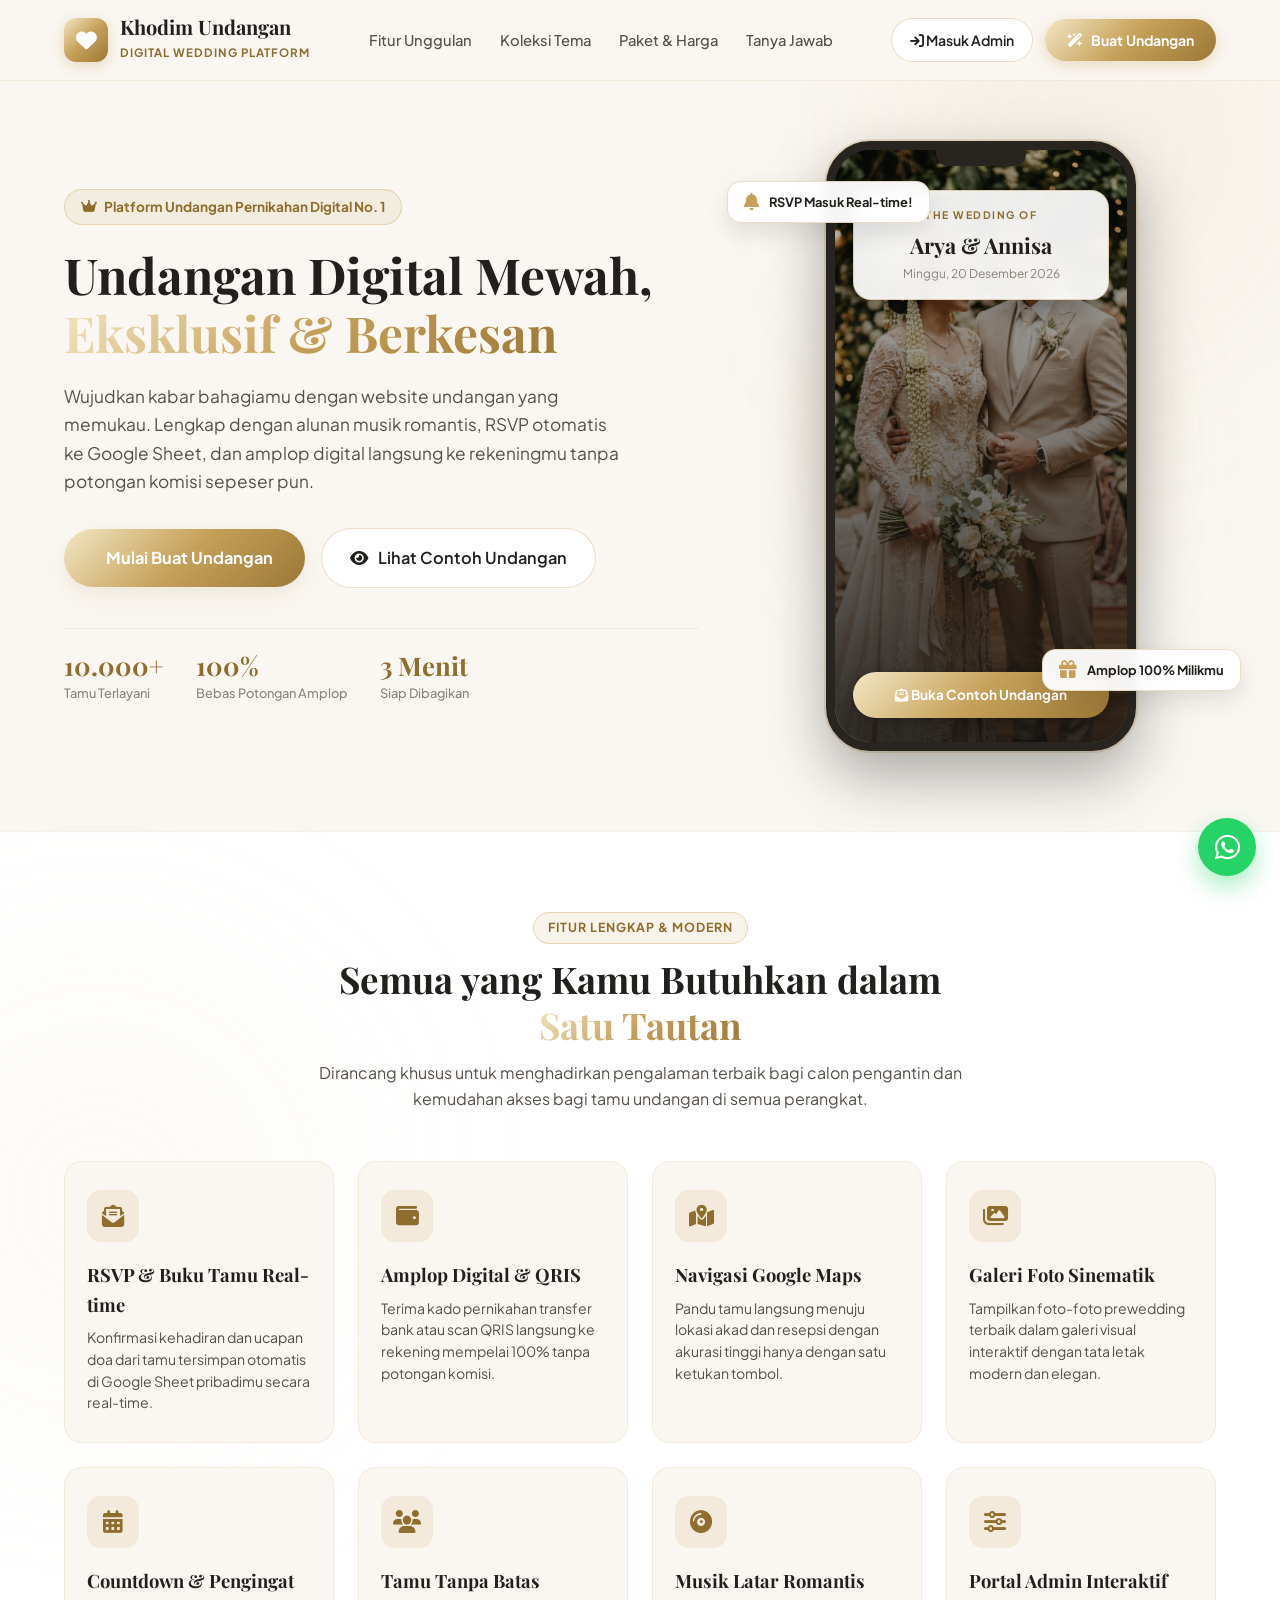
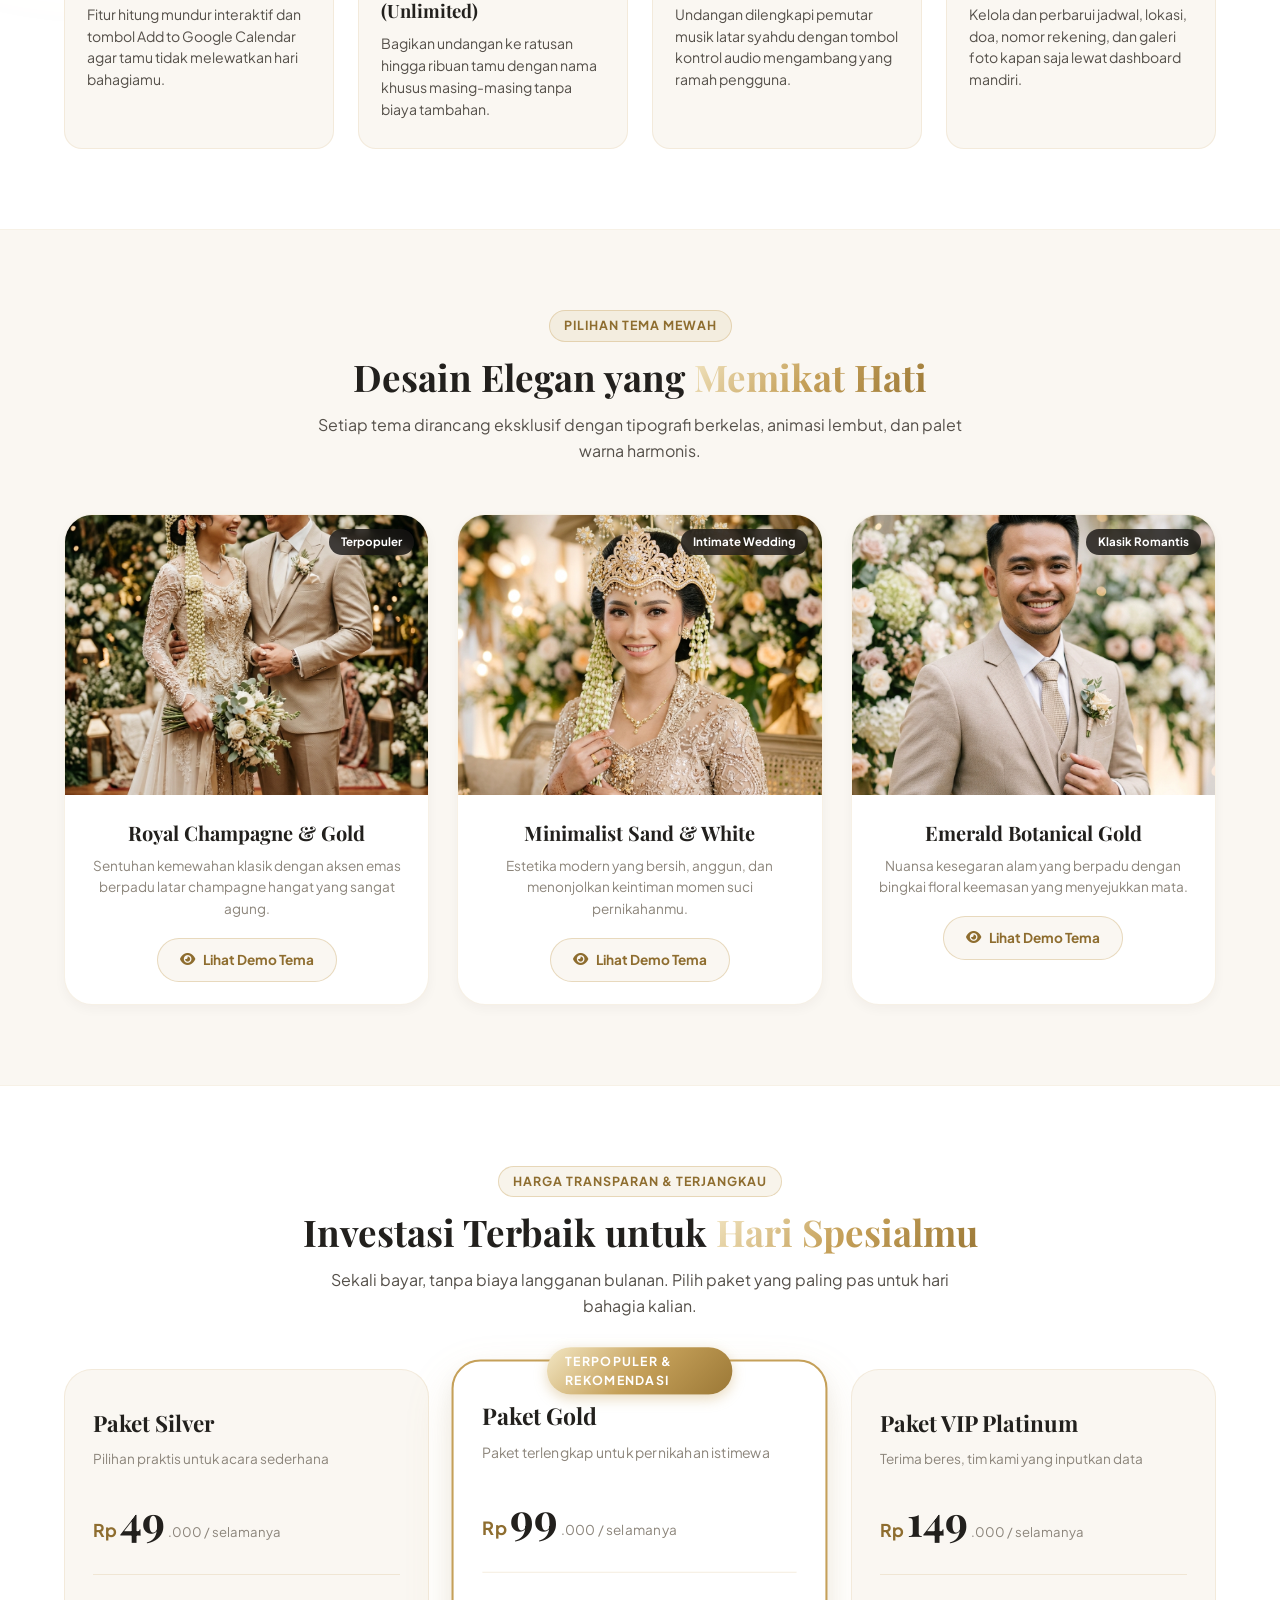
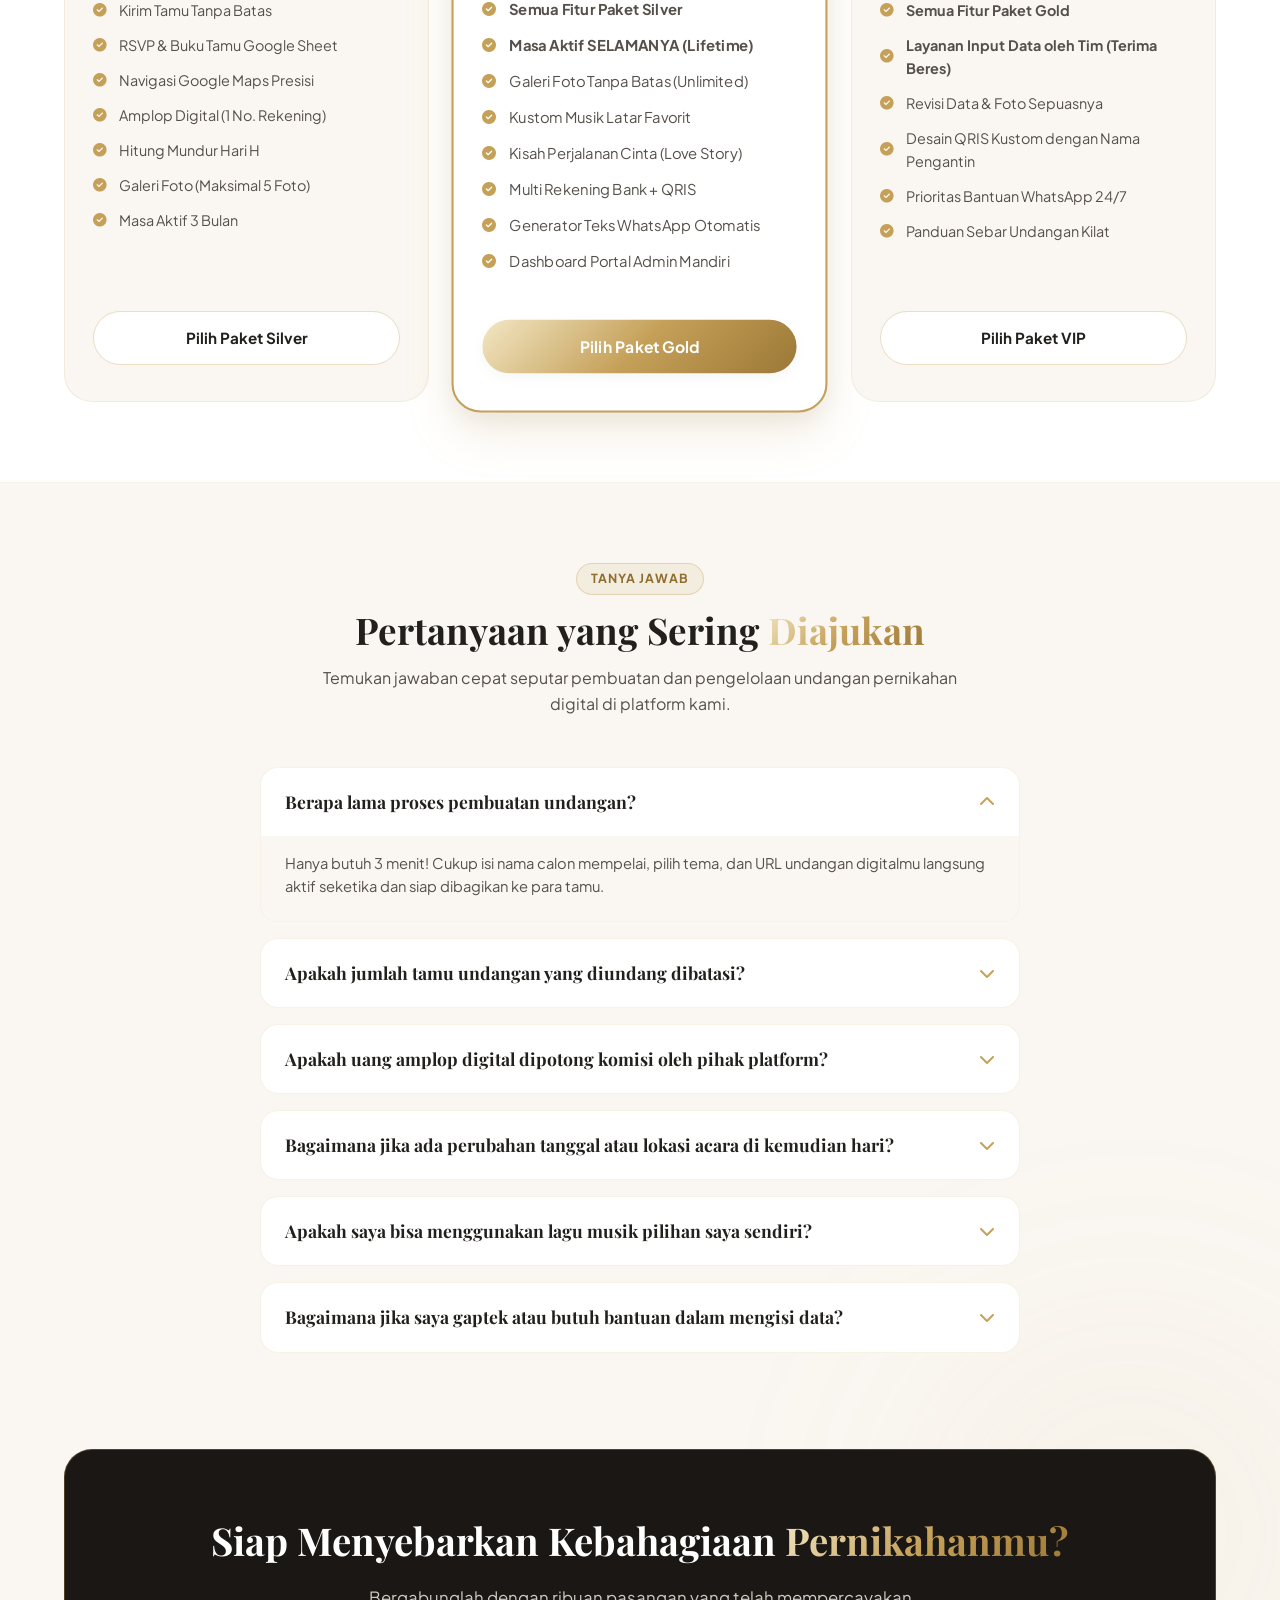
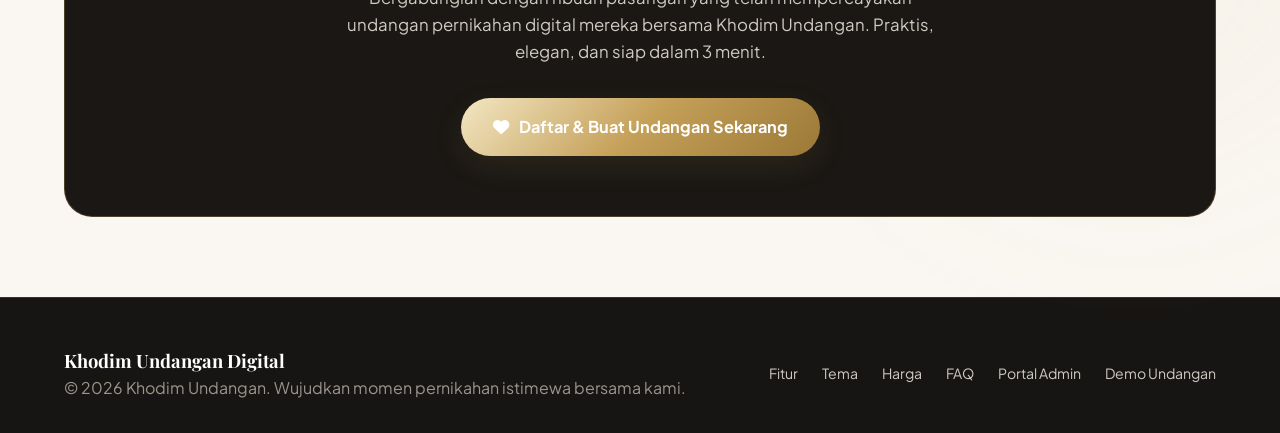
<file: index.html>
<!DOCTYPE html>
<html lang="id">
<head>
  <meta charset="UTF-8">
  <meta name="viewport" content="width=device-width, initial-scale=1.0">

  <!-- Smart Router: Jika ada parameter undangan (?u= atau ?to=), langsung alihkan ke undangan.html tanpa flicker -->
  <script>
    (function() {
      var p = new URLSearchParams(window.location.search);
      if (p.has('u') || p.has('to')) {
        window.location.replace('undangan.html' + window.location.search + window.location.hash);
      }
    })();
  </script>

  <!-- SEO & Social Media Meta Tags -->
  <title>Khodim Undangan - Platform Undangan Pernikahan Digital Mewah & Elegan</title>
  <meta name="description" content="Platform pembuatan website undangan pernikahan digital mewah berbasis Google Workspace. Dilengkapi RSVP Google Sheet real-time, amplop digital tanpa potongan, musik romantis, dan galeri sinematik.">
  <meta name="keywords" content="undangan digital, wedding invitation digital, undangan pernikahan online, khodim undangan, website pernikahan, rsvp google sheet">
  <meta name="author" content="Khodim Digital">
  <link rel="canonical" href="https://undangan.khodim.com/">

  <!-- Progressive Web App (PWA) Meta & Icons -->
  <link rel="manifest" href="manifest.json">
  <meta name="theme-color" content="#C5A059">
  <link rel="icon" type="image/svg+xml" href="assets/images/pwa-icon.svg">
  <link rel="apple-touch-icon" href="assets/images/pwa-icon.svg">

  <!-- Open Graph / Social Media Preview -->
  <meta property="og:type" content="website">
  <meta property="og:title" content="Khodim Undangan - Platform Undangan Pernikahan Digital Mewah">
  <meta property="og:description" content="Bagikan momen bahagiamu dengan undangan pernikahan digital elegan. Bebas komisi, RSVP otomatis, dan siap dalam hitungan menit.">
  <meta property="og:image" content="assets/images/couple_hero.jpg">
  <meta property="og:url" content="https://undangan.khodim.com/">

  <!-- Google Fonts -->
  <link rel="preconnect" href="https://fonts.googleapis.com">
  <link rel="preconnect" href="https://fonts.gstatic.com" crossorigin>
  <link href="https://fonts.googleapis.com/css2?family=Great+Vibes&family=Playfair+Display:ital,wght@0,400;0,600;0,700;1,400&family=Plus+Jakarta+Sans:wght@300;400;500;600;700&display=swap" rel="stylesheet">

  <!-- Font Awesome 6 Icons -->
  <link rel="stylesheet" href="https://cdnjs.cloudflare.com/ajax/libs/font-awesome/6.4.0/css/all.min.css">

  <!-- Custom Stylesheet -->
  <link rel="stylesheet" href="css/landing.css">
</head>
<body>

  <!-- Background Ambient Glows -->
  <div class="landing-ambient-glow glow-top-right"></div>
  <div class="landing-ambient-glow glow-mid-left"></div>
  <div class="landing-ambient-glow glow-bottom-right"></div>

  <!-- ====================================================================
       1. STICKY NAVBAR
       ==================================================================== -->
  <header class="landing-header">
    <div class="container">
      <nav class="landing-nav">
        <a href="index.html" class="brand-link">
          <div class="brand-logo-badge">
            <i class="fa-solid fa-heart"></i>
          </div>
          <div class="brand-info">
            <h1>Khodim Undangan</h1>
            <span>DIGITAL WEDDING PLATFORM</span>
          </div>
        </a>

        <ul class="nav-links">
          <li><a href="#fitur">Fitur Unggulan</a></li>
          <li><a href="#tema">Koleksi Tema</a></li>
          <li><a href="#harga">Paket & Harga</a></li>
          <li><a href="#faq">Tanya Jawab</a></li>
        </ul>

        <div class="nav-action-buttons">
          <a href="admin.html" class="btn-nav-admin" title="Masuk ke Portal Pengelolaan Undangan">
            <i class="fa-solid fa-arrow-right-to-bracket"></i> <span class="nav-btn-text">Masuk Admin</span>
          </a>
          <a href="daftar.html" class="btn-nav-cta">
            <i class="fa-solid fa-wand-magic-sparkles"></i> <span>Buat Undangan</span>
          </a>
        </div>
      </nav>
    </div>
  </header>

  <!-- ====================================================================
       2. HERO SECTION
       ==================================================================== -->
  <section class="hero-section" id="hero">
    <div class="container">
      <div class="hero-grid">
        <!-- Hero Text & CTA -->
        <div class="hero-text-content">
          <div class="hero-badge-pill">
            <i class="fa-solid fa-crown"></i> Platform Undangan Pernikahan Digital No. 1
          </div>
          <h1 class="hero-title">
            Undangan Digital Mewah, <span>Eksklusif & Berkesan</span>
          </h1>
          <p class="hero-description">
            Wujudkan kabar bahagiamu dengan website undangan yang memukau. Lengkap dengan alunan musik romantis, RSVP otomatis ke Google Sheet, dan amplop digital langsung ke rekeningmu tanpa potongan komisi sepeser pun.
          </p>

          <div class="hero-cta-group">
            <a href="daftar.html" class="btn-hero-primary">
              <i class="fa-solid fa-sparkles"></i> Mulai Buat Undangan
            </a>
            <a href="undangan.html?to=Tamu+Undangan" target="_blank" class="btn-hero-secondary">
              <i class="fa-solid fa-eye"></i> Lihat Contoh Undangan
            </a>
          </div>

          <div class="hero-stats">
            <div class="stat-item">
              <h3>10.000+</h3>
              <p>Tamu Terlayani</p>
            </div>
            <div class="stat-item">
              <h3>100%</h3>
              <p>Bebas Potongan Amplop</p>
            </div>
            <div class="stat-item">
              <h3>3 Menit</h3>
              <p>Siap Dibagikan</p>
            </div>
          </div>
        </div>

        <!-- 3D Phone Mockup Showcase -->
        <div class="hero-mockup-wrapper">
          <div class="mockup-glow"></div>

          <!-- Floating Badges -->
          <div class="floating-badge badge-top-left">
            <i class="fa-solid fa-bell"></i>
            <span>RSVP Masuk Real-time!</span>
          </div>
          <div class="floating-badge badge-bottom-right">
            <i class="fa-solid fa-gift"></i>
            <span>Amplop 100% Milikmu</span>
          </div>

          <div class="phone-mockup">
            <div class="phone-notch-bar"></div>
            <div class="phone-screen-content">
              <div class="phone-screen-overlay"></div>
              
              <div class="screen-card-box">
                <div class="tag">The Wedding of</div>
                <div class="names">Arya & Annisa</div>
                <div class="date">Minggu, 20 Desember 2026</div>
              </div>

              <div class="screen-demo-cta">
                <a href="undangan.html?to=Tamu+Undangan" target="_blank" class="btn-screen-demo">
                  <i class="fa-solid fa-envelope-open-text"></i> Buka Contoh Undangan
                </a>
              </div>
            </div>
          </div>
        </div>
      </div>
    </div>
  </section>

  <!-- ====================================================================
       3. FEATURES SHOWCASE
       ==================================================================== -->
  <section class="features-section" id="fitur">
    <div class="container">
      <div class="section-header">
        <span class="section-pill">FITUR LENGKAP & MODERN</span>
        <h2 class="section-title">Semua yang Kamu Butuhkan dalam <span>Satu Tautan</span></h2>
        <p class="section-subtitle">Dirancang khusus untuk menghadirkan pengalaman terbaik bagi calon pengantin dan kemudahan akses bagi tamu undangan di semua perangkat.</p>
      </div>

      <div class="features-grid">
        <!-- Fitur 1 -->
        <div class="feature-card">
          <div class="feature-icon-box">
            <i class="fa-solid fa-envelope-open-text"></i>
          </div>
          <h3>RSVP & Buku Tamu Real-time</h3>
          <p>Konfirmasi kehadiran dan ucapan doa dari tamu tersimpan otomatis di Google Sheet pribadimu secara real-time.</p>
        </div>

        <!-- Fitur 2 -->
        <div class="feature-card">
          <div class="feature-icon-box">
            <i class="fa-solid fa-wallet"></i>
          </div>
          <h3>Amplop Digital & QRIS</h3>
          <p>Terima kado pernikahan transfer bank atau scan QRIS langsung ke rekening mempelai 100% tanpa potongan komisi.</p>
        </div>

        <!-- Fitur 3 -->
        <div class="feature-card">
          <div class="feature-icon-box">
            <i class="fa-solid fa-map-location-dot"></i>
          </div>
          <h3>Navigasi Google Maps</h3>
          <p>Pandu tamu langsung menuju lokasi akad dan resepsi dengan akurasi tinggi hanya dengan satu ketukan tombol.</p>
        </div>

        <!-- Fitur 4 -->
        <div class="feature-card">
          <div class="feature-icon-box">
            <i class="fa-solid fa-images"></i>
          </div>
          <h3>Galeri Foto Sinematik</h3>
          <p>Tampilkan foto-foto prewedding terbaik dalam galeri visual interaktif dengan tata letak modern dan elegan.</p>
        </div>

        <!-- Fitur 5 -->
        <div class="feature-card">
          <div class="feature-icon-box">
            <i class="fa-solid fa-calendar-days"></i>
          </div>
          <h3>Countdown & Pengingat</h3>
          <p>Fitur hitung mundur interaktif dan tombol Add to Google Calendar agar tamu tidak melewatkan hari bahagiamu.</p>
        </div>

        <!-- Fitur 6 -->
        <div class="feature-card">
          <div class="feature-icon-box">
            <i class="fa-solid fa-users"></i>
          </div>
          <h3>Tamu Tanpa Batas (Unlimited)</h3>
          <p>Bagikan undangan ke ratusan hingga ribuan tamu dengan nama khusus masing-masing tanpa biaya tambahan.</p>
        </div>

        <!-- Fitur 7 -->
        <div class="feature-card">
          <div class="feature-icon-box">
            <i class="fa-solid fa-compact-disc"></i>
          </div>
          <h3>Musik Latar Romantis</h3>
          <p>Undangan dilengkapi pemutar musik latar syahdu dengan tombol kontrol audio mengambang yang ramah pengguna.</p>
        </div>

        <!-- Fitur 8 -->
        <div class="feature-card">
          <div class="feature-icon-box">
            <i class="fa-solid fa-sliders"></i>
          </div>
          <h3>Portal Admin Interaktif</h3>
          <p>Kelola dan perbarui jadwal, lokasi, doa, nomor rekening, dan galeri foto kapan saja lewat dashboard mandiri.</p>
        </div>
      </div>
    </div>
  </section>

  <!-- ====================================================================
       4. THEMES CATALOG SHOWCASE
       ==================================================================== -->
  <section class="themes-section" id="tema">
    <div class="container">
      <div class="section-header">
        <span class="section-pill">PILIHAN TEMA MEWAH</span>
        <h2 class="section-title">Desain Elegan yang <span>Memikat Hati</span></h2>
        <p class="section-subtitle">Setiap tema dirancang eksklusif dengan tipografi berkelas, animasi lembut, dan palet warna harmonis.</p>
      </div>

      <div class="themes-grid">
        <!-- Tema 1 -->
        <div class="theme-card">
          <div class="theme-thumbnail-wrap">
            <img src="assets/images/couple_hero.jpg" alt="Tema Royal Champagne">
            <span class="theme-badge-overlay">Terpopuler</span>
          </div>
          <div class="theme-card-body">
            <h3>Royal Champagne & Gold</h3>
            <p>Sentuhan kemewahan klasik dengan aksen emas berpadu latar champagne hangat yang sangat agung.</p>
            <a href="undangan.html?theme=champagne&to=Tamu+Undangan" target="_blank" class="btn-theme-preview" data-theme="champagne">
              <i class="fa-solid fa-eye"></i> Lihat Demo Tema
            </a>
          </div>
        </div>

        <!-- Tema 2 -->
        <div class="theme-card">
          <div class="theme-thumbnail-wrap">
            <img src="assets/images/bride.jpg" alt="Tema Minimalist Sand & White">
            <span class="theme-badge-overlay">Intimate Wedding</span>
          </div>
          <div class="theme-card-body">
            <h3>Minimalist Sand & White</h3>
            <p>Estetika modern yang bersih, anggun, dan menonjolkan keintiman momen suci pernikahanmu.</p>
            <a href="undangan.html?theme=sand&to=Tamu+Undangan" target="_blank" class="btn-theme-preview" data-theme="sand">
              <i class="fa-solid fa-eye"></i> Lihat Demo Tema
            </a>
          </div>
        </div>

        <!-- Tema 3 -->
        <div class="theme-card">
          <div class="theme-thumbnail-wrap">
            <img src="assets/images/groom.jpg" alt="Tema Emerald Botanical Gold">
            <span class="theme-badge-overlay">Klasik Romantis</span>
          </div>
          <div class="theme-card-body">
            <h3>Emerald Botanical Gold</h3>
            <p>Nuansa kesegaran alam yang berpadu dengan bingkai floral keemasan yang menyejukkan mata.</p>
            <a href="undangan.html?theme=emerald&to=Tamu+Undangan" target="_blank" class="btn-theme-preview" data-theme="emerald">
              <i class="fa-solid fa-eye"></i> Lihat Demo Tema
            </a>
          </div>
        </div>
      </div>
    </div>
  </section>

  <!-- ====================================================================
       5. PRICING SECTION
       ==================================================================== -->
  <section class="pricing-section" id="harga">
    <div class="container">
      <div class="section-header">
        <span class="section-pill">HARGA TRANSPARAN & TERJANGKAU</span>
        <h2 class="section-title">Investasi Terbaik untuk <span>Hari Spesialmu</span></h2>
        <p class="section-subtitle">Sekali bayar, tanpa biaya langganan bulanan. Pilih paket yang paling pas untuk hari bahagia kalian.</p>
      </div>

      <div class="pricing-grid">
        <!-- Paket Silver -->
        <div class="pricing-card">
          <div class="pricing-header">
            <h3>Paket Silver</h3>
            <p>Pilihan praktis untuk acara sederhana</p>
          </div>
          <div class="pricing-price">
            <span class="price-currency">Rp</span>
            <span class="price-amount">49</span>
            <span class="price-period">.000 / selamanya</span>
          </div>
          <ul class="pricing-features">
            <li><i class="fa-solid fa-circle-check"></i> Kirim Tamu Tanpa Batas</li>
            <li><i class="fa-solid fa-circle-check"></i> RSVP & Buku Tamu Google Sheet</li>
            <li><i class="fa-solid fa-circle-check"></i> Navigasi Google Maps Presisi</li>
            <li><i class="fa-solid fa-circle-check"></i> Amplop Digital (1 No. Rekening)</li>
            <li><i class="fa-solid fa-circle-check"></i> Hitung Mundur Hari H</li>
            <li><i class="fa-solid fa-circle-check"></i> Galeri Foto (Maksimal 5 Foto)</li>
            <li><i class="fa-solid fa-circle-check"></i> Masa Aktif 3 Bulan</li>
          </ul>
          <a href="daftar.html?plan=silver" class="btn-pricing btn-pricing-secondary">
            Pilih Paket Silver
          </a>
        </div>

        <!-- Paket Gold (Terpopuler) -->
        <div class="pricing-card popular">
          <div class="pricing-popular-tag">TERPOPULER & REKOMENDASI</div>
          <div class="pricing-header">
            <h3>Paket Gold</h3>
            <p>Paket terlengkap untuk pernikahan istimewa</p>
          </div>
          <div class="pricing-price">
            <span class="price-currency">Rp</span>
            <span class="price-amount">99</span>
            <span class="price-period">.000 / selamanya</span>
          </div>
          <ul class="pricing-features">
            <li><i class="fa-solid fa-circle-check"></i> <strong>Semua Fitur Paket Silver</strong></li>
            <li><i class="fa-solid fa-circle-check"></i> <strong>Masa Aktif SELAMANYA (Lifetime)</strong></li>
            <li><i class="fa-solid fa-circle-check"></i> Galeri Foto Tanpa Batas (Unlimited)</li>
            <li><i class="fa-solid fa-circle-check"></i> Kustom Musik Latar Favorit</li>
            <li><i class="fa-solid fa-circle-check"></i> Kisah Perjalanan Cinta (Love Story)</li>
            <li><i class="fa-solid fa-circle-check"></i> Multi Rekening Bank + QRIS</li>
            <li><i class="fa-solid fa-circle-check"></i> Generator Teks WhatsApp Otomatis</li>
            <li><i class="fa-solid fa-circle-check"></i> Dashboard Portal Admin Mandiri</li>
          </ul>
          <a href="daftar.html?plan=gold" class="btn-pricing btn-pricing-primary">
            Pilih Paket Gold
          </a>
        </div>

        <!-- Paket VIP Platinum -->
        <div class="pricing-card">
          <div class="pricing-header">
            <h3>Paket VIP Platinum</h3>
            <p>Terima beres, tim kami yang inputkan data</p>
          </div>
          <div class="pricing-price">
            <span class="price-currency">Rp</span>
            <span class="price-amount">149</span>
            <span class="price-period">.000 / selamanya</span>
          </div>
          <ul class="pricing-features">
            <li><i class="fa-solid fa-circle-check"></i> <strong>Semua Fitur Paket Gold</strong></li>
            <li><i class="fa-solid fa-circle-check"></i> <strong>Layanan Input Data oleh Tim (Terima Beres)</strong></li>
            <li><i class="fa-solid fa-circle-check"></i> Revisi Data & Foto Sepuasnya</li>
            <li><i class="fa-solid fa-circle-check"></i> Desain QRIS Kustom dengan Nama Pengantin</li>
            <li><i class="fa-solid fa-circle-check"></i> Prioritas Bantuan WhatsApp 24/7</li>
            <li><i class="fa-solid fa-circle-check"></i> Panduan Sebar Undangan Kilat</li>
          </ul>
          <a href="daftar.html?plan=vip" class="btn-pricing btn-pricing-secondary">
            Pilih Paket VIP
          </a>
        </div>
      </div>
    </div>
  </section>

  <!-- ====================================================================
       6. FAQ ACCORDION SECTION
       ==================================================================== -->
  <section class="faq-section" id="faq">
    <div class="container">
      <div class="section-header">
        <span class="section-pill">TANYA JAWAB</span>
        <h2 class="section-title">Pertanyaan yang Sering <span>Diajukan</span></h2>
        <p class="section-subtitle">Temukan jawaban cepat seputar pembuatan dan pengelolaan undangan pernikahan digital di platform kami.</p>
      </div>

      <div class="faq-list">
        <!-- Item 1 -->
        <div class="faq-item active">
          <div class="faq-question">
            <h4>Berapa lama proses pembuatan undangan?</h4>
            <i class="fa-solid fa-chevron-down"></i>
          </div>
          <div class="faq-answer">
            Hanya butuh 3 menit! Cukup isi nama calon mempelai, pilih tema, dan URL undangan digitalmu langsung aktif seketika dan siap dibagikan ke para tamu.
          </div>
        </div>

        <!-- Item 2 -->
        <div class="faq-item">
          <div class="faq-question">
            <h4>Apakah jumlah tamu undangan yang diundang dibatasi?</h4>
            <i class="fa-solid fa-chevron-down"></i>
          </div>
          <div class="faq-answer">
            Sama sekali tidak dibatasi (Unlimited Guests). Kamu dapat mengirimkan undangan ke ratusan hingga ribuan keluarga dan sahabat tercinta tanpa dipungut biaya tambahan.
          </div>
        </div>

        <!-- Item 3 -->
        <div class="faq-item">
          <div class="faq-question">
            <h4>Apakah uang amplop digital dipotong komisi oleh pihak platform?</h4>
            <i class="fa-solid fa-chevron-down"></i>
          </div>
          <div class="faq-answer">
            100% Bebas Potongan! Dana dari para tamu akan ditransfer langsung ke rekening bank atau dompet digital milik kalian berdua tanpa perantara atau potongan sepeser pun.
          </div>
        </div>

        <!-- Item 4 -->
        <div class="faq-item">
          <div class="faq-question">
            <h4>Bagaimana jika ada perubahan tanggal atau lokasi acara di kemudian hari?</h4>
            <i class="fa-solid fa-chevron-down"></i>
          </div>
          <div class="faq-answer">
            Tenang, kamu dapat mengubah data jadwal acara, alamat peta, maupun foto galeri kapan saja lewat Portal Admin Mandiri. Perubahan akan langsung terupdate saat itu juga.
          </div>
        </div>

        <!-- Item 5 -->
        <div class="faq-item">
          <div class="faq-question">
            <h4>Apakah saya bisa menggunakan lagu musik pilihan saya sendiri?</h4>
            <i class="fa-solid fa-chevron-down"></i>
          </div>
          <div class="faq-answer">
            Bisa banget! Pada paket Gold dan VIP, kamu bebas memilih dan mengunggah lagu favorit yang paling mewakili kisah cinta kalian berdua.
          </div>
        </div>

        <!-- Item 6 -->
        <div class="faq-item">
          <div class="faq-question">
            <h4>Bagaimana jika saya gaptek atau butuh bantuan dalam mengisi data?</h4>
            <i class="fa-solid fa-chevron-down"></i>
          </div>
          <div class="faq-answer">
            Jangan khawatir! Tim customer support kami selalu siap membantumu via WhatsApp. Kamu juga bisa memilih Paket VIP Platinum untuk layanan "Terima Beres", di mana seluruh data akan diinputkan oleh tim profesional kami.
          </div>
        </div>
      </div>
    </div>
  </section>

  <!-- ====================================================================
       7. BOTTOM CALL TO ACTION
       ==================================================================== -->
  <section class="cta-banner-section">
    <div class="container">
      <div class="cta-banner-card">
        <h2>Siap Menyebarkan Kebahagiaan <span>Pernikahanmu?</span></h2>
        <p>Bergabunglah dengan ribuan pasangan yang telah mempercayakan undangan pernikahan digital mereka bersama Khodim Undangan. Praktis, elegan, dan siap dalam 3 menit.</p>
        <a href="daftar.html" class="btn-hero-primary">
          <i class="fa-solid fa-heart"></i> Daftar & Buat Undangan Sekarang
        </a>
      </div>
    </div>
  </section>

  <!-- ====================================================================
       8. FOOTER
       ==================================================================== -->
  <footer class="landing-footer">
    <div class="container">
      <div class="footer-bottom">
        <div class="footer-brand">
          <h4>Khodim Undangan Digital</h4>
          <p>© 2026 Khodim Undangan. Wujudkan momen pernikahan istimewa bersama kami.</p>
        </div>
        <ul class="footer-links">
          <li><a href="#fitur">Fitur</a></li>
          <li><a href="#tema">Tema</a></li>
          <li><a href="#harga">Harga</a></li>
          <li><a href="#faq">FAQ</a></li>
          <li><a href="admin.html">Portal Admin</a></li>
          <li><a href="undangan.html?to=Tamu+Undangan" target="_blank">Demo Undangan</a></li>
        </ul>
      </div>
    </div>
  </footer>

  <!-- Floating WhatsApp Consultation Button -->
  <a href="https://wa.me/6285385515582?text=Halo%20Admin%20Khodim%20Undangan%2C%20saya%20ingin%20konsultasi%20pembuatan%20undangan%20digital" target="_blank" class="floating-wa-btn" title="Konsultasi Gratis via WhatsApp" aria-label="Konsultasi WhatsApp">
    <i class="fa-brands fa-whatsapp"></i>
  </a>

  <!-- Landing Page Script -->
  <script src="js/landing.js"></script>
</body>
</html>
</file>
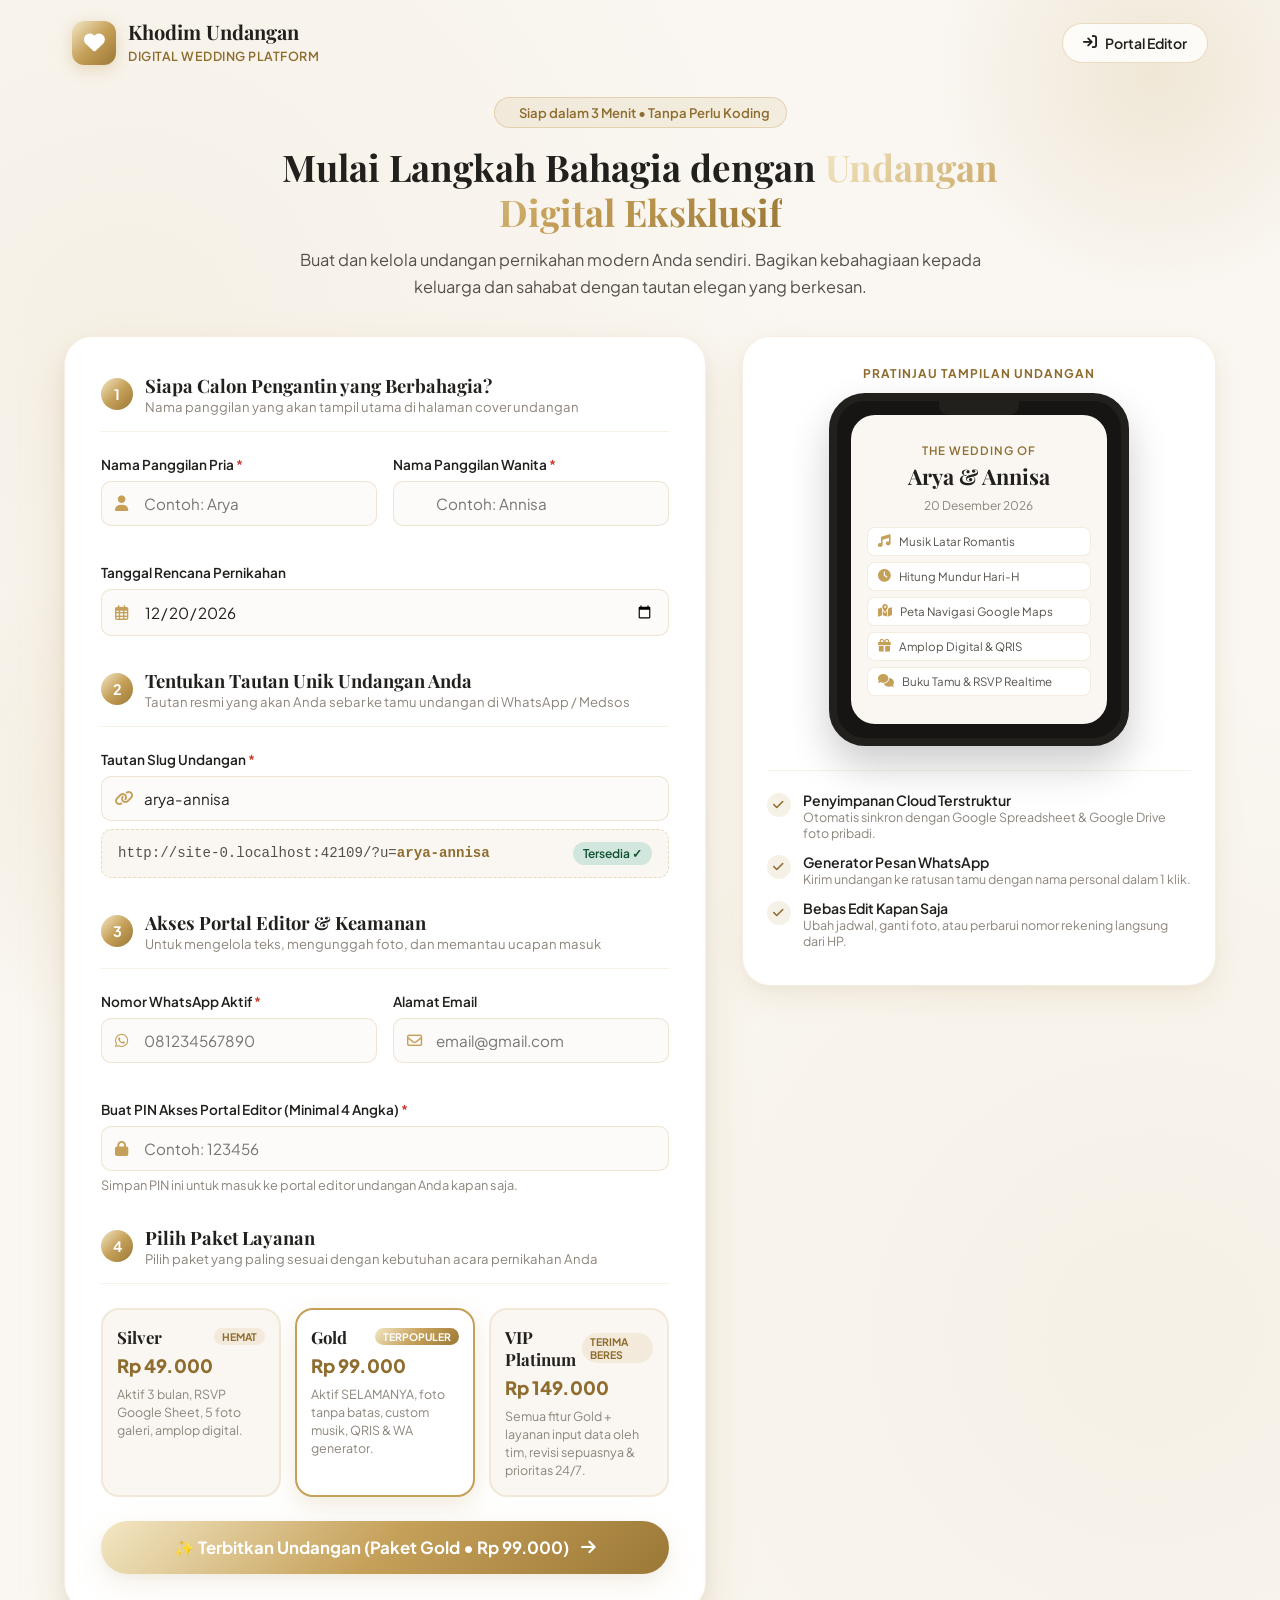
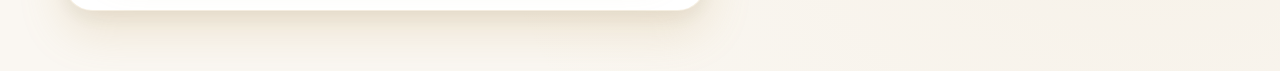
<file: daftar.html>
<!DOCTYPE html>
<html lang="id">
<head>
  <meta charset="UTF-8">
  <meta name="viewport" content="width=device-width, initial-scale=1.0">
  <title>Buat Undangan Pernikahan Digital Eksklusif | Platform SaaS Undangan</title>
  <meta name="description" content="Buat website undangan pernikahan digital eksklusif dengan mudah dalam hitungan menit. Lengkap dengan fitur musik latar, hitung mundur, galeri foto, amplop digital, dan buku tamu RSVP.">

  <!-- OpenGraph -->
  <meta property="og:title" content="Buat Undangan Pernikahan Digital Eksklusif">
  <meta property="og:description" content="Platform pembuatan undangan pernikahan digital modern, elegan, dan kaya fitur.">
  <meta property="og:type" content="website">

  <!-- Google Fonts -->
  <link rel="preconnect" href="https://fonts.googleapis.com">
  <link rel="preconnect" href="https://fonts.gstatic.com" crossorigin>
  <link href="https://fonts.googleapis.com/css2?family=Great+Vibes&family=Playfair+Display:ital,wght@0,400;0,600;0,700;1,400&family=Plus+Jakarta+Sans:wght@300;400;500;600;700&display=swap" rel="stylesheet">

  <!-- Font Awesome -->
  <link rel="stylesheet" href="https://cdnjs.cloudflare.com/ajax/libs/font-awesome/6.4.0/css/all.min.css">

  <!-- Stylesheet -->
  <link rel="stylesheet" href="css/daftar.css">
</head>
<body>

  <!-- Floating Background Ambient Glows -->
  <div class="bg-glow-1"></div>
  <div class="bg-glow-2"></div>

  <!-- Header Navigation -->
  <header class="saas-navbar">
    <a href="index.html" class="nav-brand">
      <div class="brand-icon">
        <i class="fa-solid fa-heart"></i>
      </div>
      <div class="brand-text">
        <h1>Khodim Undangan</h1>
        <span>DIGITAL WEDDING PLATFORM</span>
      </div>
    </a>

    <div class="nav-actions">
      <a href="admin.html" class="btn-login-admin">
        <i class="fa-solid fa-arrow-right-to-bracket"></i>
        <span>Portal Editor</span>
      </a>
    </div>
  </header>

  <!-- Main Container -->
  <main class="saas-container">
    <!-- Hero Headline -->
    <div class="saas-hero-header">
      <div class="hero-pill">
        <i class="fa-solid fa-sparkles"></i> Siap dalam 3 Menit • Tanpa Perlu Koding
      </div>
      <h2>Mulai Langkah Bahagia dengan <span>Undangan Digital Eksklusif</span></h2>
      <p>Buat dan kelola undangan pernikahan modern Anda sendiri. Bagikan kebahagiaan kepada keluarga dan sahabat dengan tautan elegan yang berkesan.</p>
    </div>

    <!-- Registration Grid -->
    <div class="saas-grid">
      <!-- Left Column: Form Pendaftaran -->
      <section class="register-card">
        <form id="register-form">
          <!-- Step 1: Data Mempelai -->
          <div class="form-step-title">
            <div class="step-number">1</div>
            <div class="step-text">
              <h3>Siapa Calon Pengantin yang Berbahagia?</h3>
              <p>Nama panggilan yang akan tampil utama di halaman cover undangan</p>
            </div>
          </div>

          <div class="form-group-row">
            <div class="form-group">
              <label for="input-groom">Nama Panggilan Pria <span class="required">*</span></label>
              <div class="input-box">
                <i class="fa-solid fa-user input-icon"></i>
                <input type="text" id="input-groom" class="form-input" placeholder="Contoh: Arya" required>
              </div>
            </div>

            <div class="form-group">
              <label for="input-bride">Nama Panggilan Wanita <span class="required">*</span></label>
              <div class="input-box">
                <i class="fa-solid fa-user-dress input-icon"></i>
                <input type="text" id="input-bride" class="form-input" placeholder="Contoh: Annisa" required>
              </div>
            </div>
          </div>

          <div class="form-group">
            <label for="input-date">Tanggal Rencana Pernikahan</label>
            <div class="input-box">
              <i class="fa-regular fa-calendar-days input-icon"></i>
              <input type="date" id="input-date" class="form-input" value="2026-12-20">
            </div>
          </div>

          <!-- Step 2: Kustomisasi Link Undangan -->
          <div class="form-step-title" style="margin-top: 32px;">
            <div class="step-number">2</div>
            <div class="step-text">
              <h3>Tentukan Tautan Unik Undangan Anda</h3>
              <p>Tautan resmi yang akan Anda sebar ke tamu undangan di WhatsApp / Medsos</p>
            </div>
          </div>

          <div class="form-group">
            <label for="input-slug">Tautan Slug Undangan <span class="required">*</span></label>
            <div class="input-box">
              <i class="fa-solid fa-link input-icon"></i>
              <input type="text" id="input-slug" class="form-input" placeholder="contoh: arya-annisa" required>
            </div>

            <div class="slug-preview-box">
              <div class="slug-preview-url" id="preview-slug-url">
                .../?u=<strong>arya-annisa</strong>
              </div>
              <span id="slug-status-badge" class="slug-badge available">Tersedia ✓</span>
            </div>
          </div>

          <!-- Step 3: Akun Pengelola & PIN Admin -->
          <div class="form-step-title" style="margin-top: 32px;">
            <div class="step-number">3</div>
            <div class="step-text">
              <h3>Akses Portal Editor & Keamanan</h3>
              <p>Untuk mengelola teks, mengunggah foto, dan memantau ucapan masuk</p>
            </div>
          </div>

          <div class="form-group-row">
            <div class="form-group">
              <label for="input-wa">Nomor WhatsApp Aktif <span class="required">*</span></label>
              <div class="input-box">
                <i class="fa-brands fa-whatsapp input-icon"></i>
                <input type="tel" id="input-wa" class="form-input" placeholder="081234567890" required>
              </div>
            </div>

            <div class="form-group">
              <label for="input-email">Alamat Email</label>
              <div class="input-box">
                <i class="fa-regular fa-envelope input-icon"></i>
                <input type="email" id="input-email" class="form-input" placeholder="email@gmail.com">
              </div>
            </div>
          </div>

          <div class="form-group">
            <label for="input-pin">Buat PIN Akses Portal Editor (Minimal 4 Angka) <span class="required">*</span></label>
            <div class="input-box">
              <i class="fa-solid fa-lock input-icon"></i>
              <input type="password" id="input-pin" class="form-input" placeholder="Contoh: 123456" maxlength="8" required>
            </div>
            <small style="display:block; margin-top:6px; color:var(--text-muted); font-size:0.8rem;">
              Simpan PIN ini untuk masuk ke portal editor undangan Anda kapan saja.
            </small>
          </div>

          <!-- Step 4: Pilih Paket Layanan -->
          <div class="form-step-title" style="margin-top: 32px;">
            <div class="step-number">4</div>
            <div class="step-text">
              <h3>Pilih Paket Layanan</h3>
              <p>Pilih paket yang paling sesuai dengan kebutuhan acara pernikahan Anda</p>
            </div>
          </div>

          <div class="plan-selection-grid">
            <!-- Paket Silver -->
            <label class="plan-option-card" id="plan-card-silver">
              <input type="radio" name="input-plan" value="silver">
              <div class="plan-card-header">
                <span class="plan-name">Silver</span>
                <span class="plan-badge">Hemat</span>
              </div>
              <div class="plan-price">Rp 49.000</div>
              <div class="plan-desc">Aktif 3 bulan, RSVP Google Sheet, 5 foto galeri, amplop digital.</div>
            </label>

            <!-- Paket Gold (Default) -->
            <label class="plan-option-card active" id="plan-card-gold">
              <input type="radio" name="input-plan" value="gold" checked>
              <div class="plan-card-header">
                <span class="plan-name">Gold</span>
                <span class="plan-badge popular">Terpopuler</span>
              </div>
              <div class="plan-price">Rp 99.000</div>
              <div class="plan-desc">Aktif SELAMANYA, foto tanpa batas, custom musik, QRIS & WA generator.</div>
            </label>

            <!-- Paket VIP -->
            <label class="plan-option-card" id="plan-card-vip">
              <input type="radio" name="input-plan" value="vip">
              <div class="plan-card-header">
                <span class="plan-name">VIP Platinum</span>
                <span class="plan-badge">Terima Beres</span>
              </div>
              <div class="plan-price">Rp 149.000</div>
              <div class="plan-desc">Semua fitur Gold + layanan input data oleh tim, revisi sepuasnya & prioritas 24/7.</div>
            </label>
          </div>

          <!-- Submit Button -->
          <button type="submit" id="btn-submit" class="btn-submit-register">
            <span id="btn-submit-label">✨ Terbitkan Undangan (Paket Gold • Rp 99.000)</span>
            <i class="fa-solid fa-arrow-right"></i>
          </button>
        </form>
      </section>

      <!-- Right Column: Live Mockup Card Preview & Benefit List -->
      <aside class="preview-panel">
        <div class="preview-card-wrap">
          <span class="preview-tag">Pratinjau Tampilan Undangan</span>

          <div class="phone-mockup-frame">
            <div class="phone-notch"></div>
            <div class="phone-screen">
              <div class="screen-greeting">The Wedding Of</div>
              <div class="screen-names" id="preview-screen-names">Arya & Annisa</div>
              <div class="screen-date" id="preview-screen-date">20 Desember 2026</div>

              <div class="screen-badge-list">
                <div class="screen-badge-item">
                  <i class="fa-solid fa-music"></i>
                  <span>Musik Latar Romantis</span>
                </div>
                <div class="screen-badge-item">
                  <i class="fa-solid fa-clock"></i>
                  <span>Hitung Mundur Hari-H</span>
                </div>
                <div class="screen-badge-item">
                  <i class="fa-solid fa-map-location-dot"></i>
                  <span>Peta Navigasi Google Maps</span>
                </div>
                <div class="screen-badge-item">
                  <i class="fa-solid fa-gift"></i>
                  <span>Amplop Digital & QRIS</span>
                </div>
                <div class="screen-badge-item">
                  <i class="fa-solid fa-comments"></i>
                  <span>Buku Tamu & RSVP Realtime</span>
                </div>
              </div>
            </div>
          </div>

          <div class="features-list">
            <div class="feature-item">
              <div class="feature-icon"><i class="fa-solid fa-check"></i></div>
              <div class="feature-text">
                <h4>Penyimpanan Cloud Terstruktur</h4>
                <p>Otomatis sinkron dengan Google Spreadsheet & Google Drive foto pribadi.</p>
              </div>
            </div>
            <div class="feature-item">
              <div class="feature-icon"><i class="fa-solid fa-check"></i></div>
              <div class="feature-text">
                <h4>Generator Pesan WhatsApp</h4>
                <p>Kirim undangan ke ratusan tamu dengan nama personal dalam 1 klik.</p>
              </div>
            </div>
            <div class="feature-item">
              <div class="feature-icon"><i class="fa-solid fa-check"></i></div>
              <div class="feature-text">
                <h4>Bebas Edit Kapan Saja</h4>
                <p>Ubah jadwal, ganti foto, atau perbarui nomor rekening langsung dari HP.</p>
              </div>
            </div>
          </div>
        </div>
      </aside>
    </div>
  </main>

  <!-- Modal Registrasi Berhasil -->
  <div id="success-modal" class="success-modal-backdrop">
    <div class="success-modal-card">
      <div class="success-icon-wrap">
        <i class="fa-solid fa-sparkles"></i>
      </div>
      <h3>Undangan Berhasil Dibuat!</h3>
      <p>Selamat untuk <strong id="modal-couple-name">Arya & Annisa</strong>. Website undangan digital Anda telah siap digunakan.</p>

      <div class="success-links-box">
        <div class="link-group">
          <label><i class="fa-solid fa-globe"></i> Tautan Undangan Untuk Tamu:</label>
          <div class="copy-input-wrap">
            <input type="text" id="modal-guest-url" readonly>
            <button type="button" class="btn-copy" onclick="copyLinkToClipboard('modal-guest-url', this)">Salin</button>
          </div>
        </div>

        <div class="link-group">
          <label><i class="fa-solid fa-sliders"></i> Tautan Portal Editor (Kelola Isi):</label>
          <div class="copy-input-wrap">
            <input type="text" id="modal-admin-url" readonly>
            <button type="button" class="btn-copy" onclick="copyLinkToClipboard('modal-admin-url', this)">Salin</button>
          </div>
        </div>
      </div>

      <!-- Kotak Tagihan & Konfirmasi Pembayaran WhatsApp -->
      <div class="checkout-summary-box">
        <div class="checkout-header">
          <div class="checkout-plan-info">
            <span class="checkout-label">Paket Dipilih:</span>
            <strong id="modal-plan-name" class="checkout-plan-title">Paket Gold (Terpopuler)</strong>
          </div>
          <div class="checkout-amount" id="modal-plan-price">Rp 99.000</div>
        </div>

        <div class="checkout-bank-details">
          <div class="bank-title"><i class="fa-solid fa-credit-card"></i> Rekening Pembayaran Resmi:</div>
          <div class="bank-row">
            <span>Bank BCA</span>
            <strong>4620831871 <button type="button" class="btn-mini-copy" onclick="copyTextToClipboard('4620831871', this)">Salin</button></strong>
          </div>
          <div class="bank-row">
            <span>Bank Mandiri</span>
            <strong>1840013737273 <button type="button" class="btn-mini-copy" onclick="copyTextToClipboard('1840013737273', this)">Salin</button></strong>
          </div>
          <div class="bank-row">
            <span>SeaBank</span>
            <strong>901899615519 <button type="button" class="btn-mini-copy" onclick="copyTextToClipboard('901899615519', this)">Salin</button></strong>
          </div>
          <div class="bank-row">
            <span>DANA / e-Wallet</span>
            <strong>089602807020 <button type="button" class="btn-mini-copy" onclick="copyTextToClipboard('089602807020', this)">Salin</button></strong>
          </div>
          <div class="bank-row">
            <span>Atas Nama:</span>
            <strong>Nazirul Muhammad</strong>
          </div>
        </div>

        <!-- Tombol Konfirmasi WhatsApp -->
        <a href="#" id="btn-whatsapp-confirm" target="_blank" class="btn-whatsapp-confirm">
          <i class="fa-brands fa-whatsapp"></i>
          <span>Konfirmasi Pembayaran ke WhatsApp Admin</span>
        </a>
      </div>

      <div class="modal-action-buttons">
        <a href="admin.html" id="btn-to-admin" class="btn-primary-action">
          <i class="fa-solid fa-pen-to-square"></i> Buka Portal Editor
        </a>
        <a href="undangan.html" id="btn-to-guest" class="btn-secondary-action" target="_blank">
          <i class="fa-solid fa-eye"></i> Lihat Undangan
        </a>
      </div>
    </div>
  </div>

  <!-- Toast Notification -->
  <div id="saas-toast" class="saas-toast">
    <i class="fa-solid fa-circle-info"></i>
    <span id="saas-toast-text">Pemberitahuan</span>
  </div>

  <!-- Scripts -->
  <script src="config.js"></script>
  <script src="js/daftar.js"></script>
</body>
</html>
</file>
<file: css/landing.css>
/* ====================================================================
   SAAS MARKETING & SHOWCASE LANDING PAGE
   Theme: Modern Luxury Champagne & Gold
   Fonts: Playfair Display + Plus Jakarta Sans + Great Vibes
   ==================================================================== */

:root {
  --gold-primary: #C5A059;
  --gold-light: #E7D7B5;
  --gold-dark: #8E6D2F;
  --gold-metallic: linear-gradient(135deg, #F3E7C4 0%, #C5A059 50%, #9B7836 100%);
  --gold-shine: linear-gradient(90deg, #C5A059, #F7E8C8, #C5A059);
  
  --bg-cream: #FAF7F2;
  --bg-sand: #F3ECE1;
  --bg-card: #FFFFFF;
  --bg-dark: #1A1714;
  --bg-glass: rgba(255, 255, 255, 0.88);
  
  --text-dark: #22201D;
  --text-body: #55504A;
  --text-muted: #8C857B;
  
  --border-gold: rgba(197, 160, 89, 0.35);
  --border-subtle: rgba(197, 160, 89, 0.15);
  
  --shadow-sm: 0 4px 12px rgba(42, 36, 25, 0.04);
  --shadow-md: 0 10px 30px rgba(197, 160, 89, 0.12), 0 4px 12px rgba(0, 0, 0, 0.03);
  --shadow-lg: 0 20px 45px rgba(197, 160, 89, 0.18), 0 8px 20px rgba(0, 0, 0, 0.05);

  --font-heading: 'Playfair Display', Georgia, serif;
  --font-script: 'Great Vibes', cursive;
  --font-body: 'Plus Jakarta Sans', -apple-system, BlinkMacSystemFont, sans-serif;

  --radius-sm: 10px;
  --radius-md: 18px;
  --radius-lg: 28px;
  --radius-full: 9999px;
}

*, *::before, *::after {
  box-sizing: border-box;
  margin: 0;
  padding: 0;
}

body {
  font-family: var(--font-body);
  background: var(--bg-cream);
  color: var(--text-dark);
  line-height: 1.6;
  overflow-x: hidden;
  position: relative;
}

/* Background Ambient Glows */
.landing-ambient-glow {
  position: absolute;
  width: 600px;
  height: 600px;
  border-radius: 50%;
  filter: blur(120px);
  pointer-events: none;
  z-index: 0;
  opacity: 0.55;
}
.glow-top-right {
  top: -150px;
  right: -100px;
  background: radial-gradient(circle, rgba(197, 160, 89, 0.28) 0%, transparent 70%);
}
.glow-mid-left {
  top: 900px;
  left: -200px;
  background: radial-gradient(circle, rgba(231, 215, 181, 0.35) 0%, transparent 70%);
}
.glow-bottom-right {
  bottom: 200px;
  right: -150px;
  background: radial-gradient(circle, rgba(197, 160, 89, 0.2) 0%, transparent 70%);
}

/* Container */
.container {
  max-width: 1200px;
  margin: 0 auto;
  padding: 0 24px;
  position: relative;
  z-index: 2;
}

/* Header & Sticky Navbar */
.landing-header {
  position: sticky;
  top: 0;
  z-index: 100;
  background: rgba(250, 247, 242, 0.92);
  backdrop-filter: blur(12px);
  border-bottom: 1px solid var(--border-subtle);
  transition: all 0.3s ease;
}

.landing-nav {
  display: flex;
  align-items: center;
  justify-content: space-between;
  height: 80px;
}

.brand-link {
  display: flex;
  align-items: center;
  gap: 12px;
  text-decoration: none;
}

.brand-logo-badge {
  width: 44px;
  height: 44px;
  background: var(--gold-metallic);
  border-radius: 12px;
  display: flex;
  align-items: center;
  justify-content: center;
  color: #fff;
  font-size: 1.3rem;
  box-shadow: 0 4px 15px rgba(197, 160, 89, 0.35);
}

.brand-info h1 {
  font-family: var(--font-heading);
  font-size: 1.25rem;
  font-weight: 700;
  color: var(--text-dark);
  line-height: 1.1;
}

.brand-info span {
  font-size: 0.72rem;
  color: var(--gold-dark);
  font-weight: 700;
  letter-spacing: 1px;
}

.nav-links {
  display: flex;
  align-items: center;
  gap: 28px;
  list-style: none;
}

.nav-links a {
  text-decoration: none;
  color: var(--text-body);
  font-size: 0.92rem;
  font-weight: 500;
  transition: color 0.2s ease;
}

.nav-links a:hover {
  color: var(--gold-primary);
}

.nav-action-buttons {
  display: flex;
  align-items: center;
  gap: 12px;
}

.btn-nav-admin {
  padding: 10px 18px;
  border-radius: var(--radius-full);
  border: 1px solid var(--border-gold);
  background: #fff;
  color: var(--text-dark);
  text-decoration: none;
  font-size: 0.88rem;
  font-weight: 600;
  transition: all 0.25s ease;
}

.btn-nav-admin:hover {
  background: rgba(197, 160, 89, 0.12);
  border-color: var(--gold-primary);
}

.btn-nav-cta {
  padding: 10px 22px;
  border-radius: var(--radius-full);
  background: var(--gold-metallic);
  color: #fff;
  text-decoration: none;
  font-size: 0.88rem;
  font-weight: 700;
  box-shadow: 0 4px 15px rgba(197, 160, 89, 0.35);
  transition: all 0.25s ease;
  display: inline-flex;
  align-items: center;
  gap: 8px;
}

.btn-nav-cta:hover {
  transform: translateY(-2px);
  box-shadow: 0 8px 22px rgba(197, 160, 89, 0.45);
}

/* ====================================================================
   HERO SECTION
   ==================================================================== */
.hero-section {
  padding: 60px 0 80px;
}

.hero-grid {
  display: grid;
  grid-template-columns: 1.15fr 0.85fr;
  gap: 48px;
  align-items: center;
}

.hero-badge-pill {
  display: inline-flex;
  align-items: center;
  gap: 8px;
  padding: 6px 16px;
  background: rgba(197, 160, 89, 0.12);
  border: 1px solid var(--border-gold);
  border-radius: var(--radius-full);
  color: var(--gold-dark);
  font-size: 0.85rem;
  font-weight: 700;
  margin-bottom: 20px;
}

.hero-title {
  font-family: var(--font-heading);
  font-size: 3.1rem;
  line-height: 1.18;
  font-weight: 700;
  color: var(--text-dark);
  margin-bottom: 20px;
}

.hero-title span {
  background: var(--gold-metallic);
  -webkit-background-clip: text;
  -webkit-text-fill-color: transparent;
}

.hero-description {
  font-size: 1.08rem;
  color: var(--text-body);
  line-height: 1.65;
  margin-bottom: 32px;
  max-width: 560px;
}

.hero-cta-group {
  display: flex;
  align-items: center;
  gap: 16px;
  margin-bottom: 40px;
  flex-wrap: wrap;
}

.btn-hero-primary {
  padding: 16px 32px;
  background: var(--gold-metallic);
  color: #fff;
  border-radius: var(--radius-full);
  font-size: 1.02rem;
  font-weight: 700;
  text-decoration: none;
  display: inline-flex;
  align-items: center;
  gap: 10px;
  box-shadow: var(--shadow-md);
  transition: all 0.3s ease;
}

.btn-hero-primary:hover {
  transform: translateY(-3px);
  box-shadow: 0 14px 30px rgba(197, 160, 89, 0.4);
}

.btn-hero-secondary {
  padding: 16px 28px;
  background: #fff;
  color: var(--text-dark);
  border: 1.5px solid var(--border-gold);
  border-radius: var(--radius-full);
  font-size: 1.02rem;
  font-weight: 600;
  text-decoration: none;
  display: inline-flex;
  align-items: center;
  gap: 10px;
  transition: all 0.25s ease;
}

.btn-hero-secondary:hover {
  background: #FAF7F2;
  border-color: var(--gold-primary);
  transform: translateY(-2px);
}

.hero-stats {
  display: flex;
  gap: 32px;
  padding-top: 24px;
  border-top: 1px solid var(--border-subtle);
}

.stat-item h3 {
  font-family: var(--font-heading);
  font-size: 1.6rem;
  font-weight: 700;
  color: var(--gold-dark);
  line-height: 1;
  margin-bottom: 4px;
}

.stat-item p {
  font-size: 0.8rem;
  color: var(--text-muted);
  font-weight: 500;
}

/* 3D Phone Mockup Showcase */
.hero-mockup-wrapper {
  position: relative;
  display: flex;
  justify-content: center;
}

.mockup-glow {
  position: absolute;
  width: 320px;
  height: 500px;
  background: radial-gradient(circle, rgba(197, 160, 89, 0.35) 0%, transparent 70%);
  filter: blur(50px);
  top: 50%;
  left: 50%;
  transform: translate(-50%, -50%);
  z-index: 1;
}

.phone-mockup {
  position: relative;
  z-index: 2;
  width: 310px;
  height: 610px;
  background: #171513;
  border: 9px solid #282420;
  border-radius: 44px;
  box-shadow: 0 25px 60px rgba(23, 21, 19, 0.35), 0 0 0 2px rgba(197, 160, 89, 0.25);
  overflow: hidden;
}

.phone-notch-bar {
  position: absolute;
  top: 0;
  left: 50%;
  transform: translateX(-50%);
  width: 90px;
  height: 16px;
  background: #282420;
  border-radius: 0 0 12px 12px;
  z-index: 10;
}

.phone-screen-content {
  width: 100%;
  height: 100%;
  overflow: hidden;
  position: relative;
  background-image: url('../assets/images/couple_hero.jpg');
  background-size: cover;
  background-position: center;
  display: flex;
  flex-direction: column;
  justify-content: space-between;
  padding: 40px 18px 24px;
}

.phone-screen-overlay {
  position: absolute;
  top: 0;
  left: 0;
  width: 100%;
  height: 100%;
  background: linear-gradient(180deg, rgba(23, 21, 19, 0.2) 0%, rgba(23, 21, 19, 0.85) 100%);
  z-index: 1;
}

.screen-card-box {
  position: relative;
  z-index: 2;
  background: rgba(255, 255, 255, 0.92);
  backdrop-filter: blur(10px);
  border: 1px solid rgba(197, 160, 89, 0.4);
  border-radius: 18px;
  padding: 16px;
  text-align: center;
  box-shadow: 0 10px 25px rgba(0, 0, 0, 0.25);
}

.screen-card-box .tag {
  font-size: 0.65rem;
  text-transform: uppercase;
  letter-spacing: 1.5px;
  color: var(--gold-dark);
  font-weight: 700;
  margin-bottom: 4px;
}

.screen-card-box .names {
  font-family: var(--font-heading);
  font-size: 1.35rem;
  color: var(--text-dark);
  font-weight: 700;
}

.screen-card-box .date {
  font-size: 0.75rem;
  color: var(--text-muted);
  margin-top: 2px;
}

.screen-demo-cta {
  position: relative;
  z-index: 2;
}

.btn-screen-demo {
  display: block;
  width: 100%;
  padding: 12px;
  background: var(--gold-metallic);
  color: #fff;
  border-radius: 999px;
  text-align: center;
  text-decoration: none;
  font-size: 0.85rem;
  font-weight: 700;
  box-shadow: 0 4px 15px rgba(0, 0, 0, 0.3);
}

/* Floating Badges */
.floating-badge {
  position: absolute;
  z-index: 5;
  background: rgba(255, 255, 255, 0.95);
  backdrop-filter: blur(8px);
  border: 1px solid var(--border-gold);
  border-radius: 14px;
  padding: 10px 16px;
  display: flex;
  align-items: center;
  gap: 10px;
  box-shadow: 0 10px 25px rgba(0, 0, 0, 0.1);
  animation: floatAnim 4s ease-in-out infinite alternate;
}

.floating-badge i {
  color: var(--gold-primary);
  font-size: 1.1rem;
}

.floating-badge span {
  font-size: 0.8rem;
  font-weight: 700;
  color: var(--text-dark);
}

.badge-top-left {
  top: 40px;
  left: -20px;
}

.badge-bottom-right {
  bottom: 60px;
  right: -25px;
  animation-delay: 2s;
}

@keyframes floatAnim {
  0% { transform: translateY(0); }
  100% { transform: translateY(-12px); }
}

/* ====================================================================
   SECTION HEADERS
   ==================================================================== */
.section-header {
  text-align: center;
  max-width: 680px;
  margin: 0 auto 50px;
}

.section-pill {
  display: inline-block;
  padding: 5px 14px;
  background: rgba(197, 160, 89, 0.12);
  border: 1px solid var(--border-gold);
  border-radius: var(--radius-full);
  font-size: 0.78rem;
  font-weight: 700;
  color: var(--gold-dark);
  text-transform: uppercase;
  letter-spacing: 1px;
  margin-bottom: 12px;
}

.section-title {
  font-family: var(--font-heading);
  font-size: 2.3rem;
  color: var(--text-dark);
  line-height: 1.25;
  margin-bottom: 12px;
}

.section-title span {
  background: var(--gold-metallic);
  -webkit-background-clip: text;
  -webkit-text-fill-color: transparent;
}

.section-subtitle {
  color: var(--text-body);
  font-size: 1rem;
}

/* ====================================================================
   FEATURE SHOWCASE SECTION
   ==================================================================== */
.features-section {
  padding: 80px 0;
  background: #FFFFFF;
  border-top: 1px solid var(--border-subtle);
  border-bottom: 1px solid var(--border-subtle);
}

.features-grid {
  display: grid;
  grid-template-columns: repeat(4, 1fr);
  gap: 24px;
}

.feature-card {
  background: #FAF7F2;
  border: 1px solid var(--border-subtle);
  border-radius: var(--radius-md);
  padding: 28px 22px;
  transition: all 0.3s ease;
  position: relative;
  overflow: hidden;
}

.feature-card:hover {
  transform: translateY(-5px);
  border-color: var(--gold-primary);
  box-shadow: var(--shadow-md);
  background: #fff;
}

.feature-icon-box {
  width: 52px;
  height: 52px;
  background: rgba(197, 160, 89, 0.15);
  border-radius: 14px;
  display: flex;
  align-items: center;
  justify-content: center;
  color: var(--gold-dark);
  font-size: 1.4rem;
  margin-bottom: 18px;
  transition: all 0.3s ease;
}

.feature-card:hover .feature-icon-box {
  background: var(--gold-metallic);
  color: #fff;
  transform: scale(1.08);
}

.feature-card h3 {
  font-family: var(--font-heading);
  font-size: 1.15rem;
  color: var(--text-dark);
  margin-bottom: 8px;
}

.feature-card p {
  font-size: 0.88rem;
  color: var(--text-body);
  line-height: 1.55;
}

/* ====================================================================
   THEME SHOWCASE SECTION
   ==================================================================== */
.themes-section {
  padding: 80px 0;
}

.themes-grid {
  display: grid;
  grid-template-columns: repeat(3, 1fr);
  gap: 28px;
}

.theme-card {
  background: #fff;
  border-radius: var(--radius-lg);
  border: 1px solid var(--border-subtle);
  overflow: hidden;
  box-shadow: var(--shadow-sm);
  transition: all 0.3s ease;
}

.theme-card:hover {
  transform: translateY(-6px);
  box-shadow: var(--shadow-lg);
  border-color: var(--gold-primary);
}

.theme-thumbnail-wrap {
  height: 280px;
  overflow: hidden;
  position: relative;
}

.theme-thumbnail-wrap img {
  width: 100%;
  height: 100%;
  object-fit: cover;
  transition: transform 0.5s ease;
}

.theme-card:hover .theme-thumbnail-wrap img {
  transform: scale(1.05);
}

.theme-badge-overlay {
  position: absolute;
  top: 14px;
  right: 14px;
  background: rgba(23, 21, 19, 0.8);
  backdrop-filter: blur(6px);
  color: #fff;
  font-size: 0.72rem;
  font-weight: 700;
  padding: 4px 12px;
  border-radius: var(--radius-full);
}

.theme-card-body {
  padding: 22px;
  text-align: center;
}

.theme-card-body h3 {
  font-family: var(--font-heading);
  font-size: 1.25rem;
  color: var(--text-dark);
  margin-bottom: 6px;
}

.theme-card-body p {
  font-size: 0.85rem;
  color: var(--text-muted);
  margin-bottom: 18px;
}

.btn-theme-preview {
  display: inline-flex;
  align-items: center;
  gap: 8px;
  padding: 10px 22px;
  background: #FAF7F2;
  border: 1px solid var(--border-gold);
  border-radius: var(--radius-full);
  color: var(--gold-dark);
  text-decoration: none;
  font-size: 0.85rem;
  font-weight: 700;
  transition: all 0.2s ease;
}

.btn-theme-preview:hover {
  background: var(--gold-metallic);
  color: #fff;
  border-color: transparent;
}

/* ====================================================================
   PRICING SECTION
   ==================================================================== */
.pricing-section {
  padding: 80px 0;
  background: #FFFFFF;
  border-top: 1px solid var(--border-subtle);
  border-bottom: 1px solid var(--border-subtle);
}

.pricing-grid {
  display: grid;
  grid-template-columns: repeat(3, 1fr);
  gap: 28px;
  align-items: stretch;
}

.pricing-card {
  background: #FAF7F2;
  border: 1px solid var(--border-subtle);
  border-radius: var(--radius-lg);
  padding: 36px 28px;
  display: flex;
  flex-direction: column;
  position: relative;
  transition: all 0.3s ease;
}

.pricing-card.popular {
  background: #fff;
  border: 2px solid var(--gold-primary);
  box-shadow: var(--shadow-lg);
  transform: scale(1.03);
}

.pricing-popular-tag {
  position: absolute;
  top: -14px;
  left: 50%;
  transform: translateX(-50%);
  background: var(--gold-metallic);
  color: #fff;
  padding: 4px 18px;
  border-radius: var(--radius-full);
  font-size: 0.75rem;
  font-weight: 700;
  letter-spacing: 1px;
  text-transform: uppercase;
  box-shadow: 0 4px 12px rgba(197, 160, 89, 0.4);
}

.pricing-header h3 {
  font-family: var(--font-heading);
  font-size: 1.4rem;
  color: var(--text-dark);
  margin-bottom: 6px;
}

.pricing-header p {
  font-size: 0.85rem;
  color: var(--text-muted);
  margin-bottom: 18px;
}

.pricing-price {
  margin-bottom: 24px;
  padding-bottom: 20px;
  border-bottom: 1px solid rgba(197, 160, 89, 0.2);
}

.price-currency {
  font-size: 1.1rem;
  font-weight: 700;
  color: var(--gold-dark);
}

.price-amount {
  font-family: var(--font-heading);
  font-size: 2.6rem;
  font-weight: 700;
  color: var(--text-dark);
}

.price-period {
  font-size: 0.82rem;
  color: var(--text-muted);
}

.pricing-features {
  list-style: none;
  margin-bottom: 32px;
  flex: 1;
}

.pricing-features li {
  display: flex;
  align-items: center;
  gap: 12px;
  font-size: 0.9rem;
  color: var(--text-body);
  margin-bottom: 12px;
}

.pricing-features li i {
  color: var(--gold-primary);
  font-size: 0.85rem;
}

.btn-pricing {
  display: block;
  width: 100%;
  padding: 14px;
  border-radius: var(--radius-full);
  text-align: center;
  text-decoration: none;
  font-size: 0.95rem;
  font-weight: 700;
  transition: all 0.25s ease;
}

.btn-pricing-secondary {
  background: #fff;
  color: var(--text-dark);
  border: 1.5px solid var(--border-gold);
}

.btn-pricing-secondary:hover {
  background: var(--gold-primary);
  color: #fff;
  border-color: var(--gold-primary);
}

.btn-pricing-primary {
  background: var(--gold-metallic);
  color: #fff;
  border: none;
  box-shadow: var(--shadow-sm);
}

.btn-pricing-primary:hover {
  transform: translateY(-2px);
  box-shadow: var(--shadow-md);
}

/* ====================================================================
   FAQ SECTION
   ==================================================================== */
.faq-section {
  padding: 80px 0;
}

.faq-list {
  max-width: 760px;
  margin: 0 auto;
}

.faq-item {
  background: #fff;
  border: 1px solid var(--border-subtle);
  border-radius: var(--radius-md);
  margin-bottom: 16px;
  overflow: hidden;
  transition: all 0.25s ease;
}

.faq-question {
  padding: 20px 24px;
  cursor: pointer;
  display: flex;
  align-items: center;
  justify-content: space-between;
  user-select: none;
}

.faq-question h4 {
  font-family: var(--font-heading);
  font-size: 1.1rem;
  color: var(--text-dark);
}

.faq-question i {
  color: var(--gold-primary);
  transition: transform 0.3s ease;
}

.faq-item.active .faq-question i {
  transform: rotate(180deg);
}

.faq-answer {
  max-height: 0;
  overflow: hidden;
  transition: max-height 0.35s ease, padding 0.35s ease;
  background: #FAF7F2;
  color: var(--text-body);
  font-size: 0.92rem;
  line-height: 1.6;
  padding: 0 24px;
}

.faq-item.active .faq-answer {
  padding: 16px 24px 22px;
  max-height: 200px;
}

/* ====================================================================
   BOTTOM CTA BANNER
   ==================================================================== */
.cta-banner-section {
  padding: 0 0 80px;
}

.cta-banner-card {
  background: var(--bg-dark);
  color: #fff;
  border-radius: var(--radius-lg);
  padding: 60px 40px;
  text-align: center;
  position: relative;
  overflow: hidden;
  border: 1px solid rgba(197, 160, 89, 0.3);
}

.cta-banner-card h2 {
  font-family: var(--font-heading);
  font-size: 2.4rem;
  margin-bottom: 14px;
}

.cta-banner-card h2 span {
  background: var(--gold-metallic);
  -webkit-background-clip: text;
  -webkit-text-fill-color: transparent;
}

.cta-banner-card p {
  color: #CFCAC2;
  font-size: 1.05rem;
  max-width: 600px;
  margin: 0 auto 32px;
}

/* ====================================================================
   FOOTER
   ==================================================================== */
.landing-footer {
  background: #171513;
  color: #9C958B;
  padding: 48px 0 32px;
  border-top: 1px solid rgba(197, 160, 89, 0.2);
}

.footer-bottom {
  display: flex;
  justify-content: space-between;
  align-items: center;
  flex-wrap: wrap;
  gap: 20px;
}

.footer-brand h4 {
  font-family: var(--font-heading);
  color: #fff;
  font-size: 1.15rem;
}

.footer-links {
  display: flex;
  gap: 24px;
  list-style: none;
}

.footer-links a {
  color: #CFCAC2;
  text-decoration: none;
  font-size: 0.88rem;
  transition: color 0.2s;
}

.footer-links a:hover {
  color: var(--gold-light);
}

/* Floating WhatsApp Consultation Button */
.floating-wa-btn {
  position: fixed;
  bottom: 24px;
  right: 24px;
  z-index: 99;
  background: #25D366;
  color: #fff;
  width: 58px;
  height: 58px;
  border-radius: 50%;
  display: flex;
  align-items: center;
  justify-content: center;
  font-size: 1.8rem;
  box-shadow: 0 10px 25px rgba(37, 211, 102, 0.4);
  text-decoration: none;
  transition: all 0.3s ease;
}

.floating-wa-btn:hover {
  transform: scale(1.1) rotate(6deg);
  box-shadow: 0 14px 30px rgba(37, 211, 102, 0.5);
}

/* ====================================================================
   RESPONSIVE DESIGN (MOBILE & TABLET OPTIMIZATIONS)
   ==================================================================== */
html, body {
  overflow-x: hidden;
  width: 100%;
  max-width: 100%;
}

@media (max-width: 1024px) {
  .hero-grid {
    grid-template-columns: 1fr;
    text-align: center;
  }
  .hero-description {
    margin: 0 auto 32px;
  }
  .hero-cta-group {
    justify-content: center;
  }
  .hero-stats {
    justify-content: center;
  }
  .features-grid {
    grid-template-columns: repeat(2, 1fr);
  }
  .themes-grid, .pricing-grid {
    grid-template-columns: 1fr;
    max-width: 440px;
    margin: 0 auto;
  }
  .pricing-card.popular {
    transform: none;
  }
}

@media (max-width: 768px) {
  .landing-ambient-glow {
    width: 260px;
    height: 260px;
    filter: blur(60px);
    opacity: 0.35;
  }
  .glow-top-right {
    top: -80px;
    right: -30px;
  }
  .glow-mid-left {
    top: 600px;
    left: -40px;
  }
  .glow-bottom-right {
    bottom: 100px;
    right: -30px;
  }

  .nav-links {
    display: none;
  }
  .landing-nav {
    height: 66px;
  }
  .brand-logo-badge {
    width: 36px;
    height: 36px;
    font-size: 1.05rem;
    border-radius: 10px;
  }
  .brand-info h1 {
    font-size: 1.05rem;
  }
  .brand-info span {
    font-size: 0.62rem;
    letter-spacing: 0.5px;
  }
  .btn-nav-admin {
    padding: 7px 12px;
    font-size: 0.78rem;
  }
  .btn-nav-cta {
    padding: 8px 14px;
    font-size: 0.8rem;
    gap: 6px;
  }
  .hero-section {
    padding: 36px 0 55px;
  }
  .hero-title {
    font-size: clamp(1.85rem, 5.5vw, 2.3rem);
    line-height: 1.2;
  }
  .hero-description {
    font-size: 0.95rem;
    line-height: 1.6;
  }
  .features-grid {
    grid-template-columns: 1fr;
  }
  .section-title {
    font-size: clamp(1.55rem, 5vw, 1.95rem);
  }
}

@media (max-width: 480px) {
  .container {
    padding: 0 16px;
  }
  .landing-header {
    background: rgba(250, 247, 242, 0.96);
  }
  .landing-nav {
    height: 60px;
  }
  .brand-link {
    gap: 8px;
  }
  .brand-logo-badge {
    width: 32px;
    height: 32px;
    font-size: 0.95rem;
    border-radius: 8px;
  }
  .brand-info h1 {
    font-size: 0.95rem;
  }
  .brand-info span {
    display: none; /* Sembunyikan sub-teks di layar kecil agar tidak sesak */
  }
  .nav-action-buttons {
    gap: 6px;
  }
  .btn-nav-admin {
    padding: 6px 10px;
    font-size: 0.76rem;
  }
  .btn-nav-cta {
    padding: 6px 12px;
    font-size: 0.76rem;
    font-weight: 700;
    white-space: nowrap;
  }

  .hero-section {
    padding: 24px 0 40px;
  }
  .hero-badge-pill {
    font-size: 0.7rem;
    padding: 5px 12px;
    margin-bottom: 14px;
  }
  .hero-title {
    font-size: 1.8rem;
    line-height: 1.22;
    margin-bottom: 12px;
  }
  .hero-description {
    font-size: 0.9rem;
    line-height: 1.55;
    margin-bottom: 22px;
  }
  .hero-cta-group {
    flex-direction: column;
    width: 100%;
    gap: 10px;
    margin-bottom: 26px;
  }
  .btn-hero-primary,
  .btn-hero-secondary {
    width: 100%;
    justify-content: center;
    padding: 12px 18px;
    font-size: 0.9rem;
  }

  .hero-stats {
    display: grid;
    grid-template-columns: repeat(3, 1fr);
    gap: 6px;
    padding-top: 16px;
  }
  .stat-item h3 {
    font-size: 1.2rem;
  }
  .stat-item p {
    font-size: 0.68rem;
    line-height: 1.25;
  }

  /* 3D Phone Mockup di Mobile: Pastikan tidak melebar keluar layar */
  .hero-mockup-wrapper {
    margin-top: 20px;
    max-width: 270px;
    margin-left: auto;
    margin-right: auto;
    position: relative;
  }
  .phone-mockup {
    width: 250px;
    height: 490px;
    border-width: 6px;
    border-radius: 30px;
    margin: 0 auto;
  }
  .floating-badge {
    padding: 5px 9px;
    font-size: 0.68rem;
    gap: 5px;
    max-width: 150px;
    white-space: nowrap;
  }
  .floating-badge i {
    font-size: 0.82rem;
  }
  .floating-badge span {
    font-size: 0.68rem;
  }
  .badge-top-left {
    top: 12px;
    left: 4px;
  }
  .badge-bottom-right {
    bottom: 20px;
    right: 4px;
  }

  .features-section,
  .themes-section,
  .pricing-section,
  .faq-section {
    padding: 40px 0;
  }
  .section-header {
    margin-bottom: 26px;
  }
  .section-pill {
    font-size: 0.68rem;
    padding: 4px 10px;
  }
  .section-title {
    font-size: 1.5rem;
    line-height: 1.28;
  }
  .section-subtitle {
    font-size: 0.86rem;
  }

  .feature-card {
    padding: 18px 14px;
  }
  .feature-icon-box {
    width: 40px;
    height: 40px;
    font-size: 1.1rem;
    margin-bottom: 10px;
  }
  .feature-card h3 {
    font-size: 1rem;
  }
  .feature-card p {
    font-size: 0.82rem;
  }

  .theme-thumbnail-wrap {
    height: 200px;
  }
  .theme-card-body {
    padding: 14px;
  }

  .pricing-card {
    padding: 24px 16px;
    border-radius: 18px;
  }
  .price-amount {
    font-size: 2rem;
  }
  .pricing-features li {
    font-size: 0.82rem;
    gap: 8px;
  }

  .faq-question {
    padding: 13px 14px;
  }
  .faq-question h4 {
    font-size: 0.9rem;
    line-height: 1.35;
  }
  .faq-answer {
    font-size: 0.82rem;
    padding: 0 14px;
  }
  .faq-item.active .faq-answer {
    padding: 10px 14px 16px;
  }

  .cta-banner-section {
    padding: 0 0 40px;
  }
  .cta-banner-card {
    padding: 28px 16px;
    border-radius: 16px;
  }
  .cta-banner-card h2 {
    font-size: 1.45rem;
  }
  .cta-banner-card p {
    font-size: 0.85rem;
    margin-bottom: 20px;
  }

  .landing-footer {
    padding: 32px 0 20px;
  }
  .footer-bottom {
    flex-direction: column;
    text-align: center;
    gap: 14px;
  }
  .footer-links {
    justify-content: center;
    flex-wrap: wrap;
    gap: 12px;
    font-size: 0.8rem;
  }

  .floating-wa-btn {
    width: 48px;
    height: 48px;
    font-size: 1.4rem;
    bottom: 16px;
    right: 16px;
  }
}

/* Compact Mobile Screens (<= 380px) */
@media (max-width: 380px) {
  .container {
    padding: 0 12px;
  }
  .landing-nav {
    height: 56px;
  }
  .brand-info h1 {
    font-size: 0.9rem;
  }
  .btn-nav-admin {
    padding: 5px 8px;
    font-size: 0.72rem;
  }
  .btn-nav-cta {
    padding: 5px 10px;
    font-size: 0.72rem;
  }
  .hero-title {
    font-size: 1.6rem;
  }
  .stat-item h3 {
    font-size: 1.05rem;
  }
  .stat-item p {
    font-size: 0.62rem;
  }
  .phone-mockup {
    width: 230px;
    height: 460px;
  }
  .floating-badge {
    font-size: 0.62rem;
    padding: 4px 7px;
  }
  .section-title {
    font-size: 1.35rem;
  }
  .btn-hero-primary,
  .btn-hero-secondary {
    font-size: 0.85rem;
    padding: 11px 14px;
  }
}
</file>
<file: css/daftar.css>
/* ====================================================================
   SAAS REGISTRATION PAGE - MODERN LUXURY CHAMPAGNE & GOLD
   ==================================================================== */

:root {
  --gold-primary: #C5A059;
  --gold-light: #E7D7B5;
  --gold-dark: #8E6D2F;
  --gold-metallic: linear-gradient(135deg, #F3E7C4 0%, #C5A059 50%, #9B7836 100%);
  --gold-shine: linear-gradient(90deg, #C5A059, #F7E8C8, #C5A059);
  
  --bg-cream: #FAF7F2;
  --bg-sand: #F3ECE1;
  --bg-card: #FFFFFF;
  --bg-dark: #171513;
  --bg-glass: rgba(255, 255, 255, 0.92);
  
  --text-dark: #22201D;
  --text-body: #55504A;
  --text-muted: #8C857B;
  
  --border-gold: rgba(197, 160, 89, 0.35);
  --border-subtle: rgba(197, 160, 89, 0.18);
  
  --shadow-sm: 0 4px 12px rgba(42, 36, 25, 0.05);
  --shadow-md: 0 10px 30px rgba(197, 160, 89, 0.15), 0 4px 12px rgba(0, 0, 0, 0.03);
  --shadow-lg: 0 20px 45px rgba(197, 160, 89, 0.22), 0 8px 20px rgba(0, 0, 0, 0.06);

  --font-heading: 'Playfair Display', Georgia, serif;
  --font-script: 'Great Vibes', cursive;
  --font-body: 'Plus Jakarta Sans', -apple-system, BlinkMacSystemFont, sans-serif;

  --radius-sm: 10px;
  --radius-md: 18px;
  --radius-lg: 28px;
}

*, *::before, *::after {
  box-sizing: border-box;
  margin: 0;
  padding: 0;
}

body {
  font-family: var(--font-body);
  background: var(--bg-cream);
  color: var(--text-dark);
  min-height: 100vh;
  position: relative;
  overflow-x: hidden;
  background-image: 
    radial-gradient(circle at 10% 20%, rgba(197, 160, 89, 0.08) 0%, transparent 40%),
    radial-gradient(circle at 90% 80%, rgba(197, 160, 89, 0.08) 0%, transparent 40%);
}

/* Background floating glow */
.bg-glow-1 {
  position: fixed;
  top: -150px;
  right: -100px;
  width: 450px;
  height: 450px;
  background: radial-gradient(circle, rgba(197, 160, 89, 0.18) 0%, transparent 70%);
  border-radius: 50%;
  pointer-events: none;
  z-index: 0;
}

.bg-glow-2 {
  position: fixed;
  bottom: -150px;
  left: -100px;
  width: 500px;
  height: 500px;
  background: radial-gradient(circle, rgba(231, 215, 181, 0.25) 0%, transparent 70%);
  border-radius: 50%;
  pointer-events: none;
  z-index: 0;
}

/* Header Navbar */
.saas-navbar {
  position: relative;
  z-index: 10;
  display: flex;
  justify-content: space-between;
  align-items: center;
  padding: 20px 32px;
  max-width: 1200px;
  margin: 0 auto;
}

.nav-brand {
  display: flex;
  align-items: center;
  gap: 12px;
  text-decoration: none;
}

.brand-icon {
  width: 44px;
  height: 44px;
  background: var(--gold-metallic);
  border-radius: 12px;
  display: flex;
  align-items: center;
  justify-content: center;
  color: #fff;
  font-size: 1.3rem;
  box-shadow: 0 4px 15px rgba(197, 160, 89, 0.35);
}

.brand-text h1 {
  font-family: var(--font-heading);
  font-size: 1.25rem;
  font-weight: 700;
  color: var(--text-dark);
  line-height: 1.2;
}

.brand-text span {
  font-size: 0.78rem;
  color: var(--gold-dark);
  font-weight: 600;
  letter-spacing: 0.5px;
}

.nav-actions {
  display: flex;
  align-items: center;
  gap: 16px;
}

.btn-login-admin {
  display: inline-flex;
  align-items: center;
  gap: 8px;
  padding: 10px 20px;
  border-radius: 999px;
  border: 1px solid var(--border-gold);
  background: rgba(255, 255, 255, 0.8);
  backdrop-filter: blur(8px);
  color: var(--text-dark);
  font-size: 0.88rem;
  font-weight: 600;
  text-decoration: none;
  transition: all 0.25s ease;
}

.btn-login-admin:hover {
  background: var(--gold-primary);
  color: #fff;
  border-color: var(--gold-primary);
  transform: translateY(-2px);
  box-shadow: 0 4px 15px rgba(197, 160, 89, 0.3);
}

/* Container Wrapper */
.saas-container {
  position: relative;
  z-index: 5;
  max-width: 1200px;
  margin: 10px auto 60px;
  padding: 0 24px;
}

/* Header Headline */
.saas-hero-header {
  text-align: center;
  max-width: 720px;
  margin: 0 auto 36px;
}

.hero-pill {
  display: inline-flex;
  align-items: center;
  gap: 8px;
  padding: 6px 16px;
  background: rgba(197, 160, 89, 0.12);
  border: 1px solid var(--border-gold);
  border-radius: 999px;
  color: var(--gold-dark);
  font-size: 0.82rem;
  font-weight: 600;
  margin-bottom: 16px;
}

.saas-hero-header h2 {
  font-family: var(--font-heading);
  font-size: 2.3rem;
  font-weight: 700;
  color: var(--text-dark);
  line-height: 1.25;
  margin-bottom: 12px;
}

.saas-hero-header h2 span {
  background: var(--gold-metallic);
  -webkit-background-clip: text;
  -webkit-text-fill-color: transparent;
}

.saas-hero-header p {
  color: var(--text-body);
  font-size: 1.02rem;
  line-height: 1.6;
}

/* Grid Layout */
.saas-grid {
  display: grid;
  grid-template-columns: 1.15fr 0.85fr;
  gap: 36px;
  align-items: start;
}

/* Registration Card Form */
.register-card {
  background: var(--bg-card);
  border-radius: var(--radius-lg);
  border: 1px solid var(--border-subtle);
  box-shadow: var(--shadow-lg);
  padding: 36px;
  position: relative;
}

.form-step-title {
  display: flex;
  align-items: center;
  gap: 12px;
  margin-bottom: 24px;
  padding-bottom: 16px;
  border-bottom: 1px solid rgba(197, 160, 89, 0.15);
}

.step-number {
  width: 32px;
  height: 32px;
  border-radius: 50%;
  background: var(--gold-metallic);
  color: #fff;
  display: flex;
  align-items: center;
  justify-content: center;
  font-weight: 700;
  font-size: 0.9rem;
}

.step-text h3 {
  font-family: var(--font-heading);
  font-size: 1.15rem;
  color: var(--text-dark);
}

.step-text p {
  font-size: 0.82rem;
  color: var(--text-muted);
}

.form-group-row {
  display: grid;
  grid-template-columns: 1fr 1fr;
  gap: 16px;
  margin-bottom: 18px;
}

.form-group {
  margin-bottom: 20px;
}

.form-group label {
  display: block;
  font-size: 0.85rem;
  font-weight: 600;
  color: var(--text-dark);
  margin-bottom: 8px;
}

.form-group label .required {
  color: #c93b2b;
}

.input-box {
  position: relative;
  display: flex;
  align-items: center;
}

.input-icon {
  position: absolute;
  left: 14px;
  color: var(--gold-primary);
  font-size: 0.95rem;
}

.form-input {
  width: 100%;
  padding: 12px 14px 12px 42px;
  border: 1.5px solid rgba(197, 160, 89, 0.25);
  border-radius: var(--radius-sm);
  background: #FCFBF9;
  font-family: var(--font-body);
  font-size: 0.95rem;
  color: var(--text-dark);
  transition: all 0.25s ease;
}

.form-input:focus {
  outline: none;
  border-color: var(--gold-primary);
  background: #FFFFFF;
  box-shadow: 0 0 0 4px rgba(197, 160, 89, 0.15);
}

/* Slug Customizer */
.slug-preview-box {
  background: #FAF7F2;
  border: 1.5px dashed var(--border-gold);
  border-radius: var(--radius-sm);
  padding: 12px 16px;
  margin-top: 8px;
  display: flex;
  align-items: center;
  justify-content: space-between;
}

.slug-preview-url {
  font-family: monospace;
  font-size: 0.88rem;
  color: var(--text-body);
  word-break: break-all;
}

.slug-preview-url strong {
  color: var(--gold-dark);
  font-weight: 700;
}

.slug-badge {
  font-size: 0.75rem;
  font-weight: 600;
  padding: 4px 10px;
  border-radius: 999px;
  white-space: nowrap;
}

.slug-badge.available {
  background: #D1E7DD;
  color: #0F5132;
}

.slug-badge.checking {
  background: #FFF3CD;
  color: #664D03;
}

.slug-badge.taken {
  background: #F8D7DA;
  color: #842029;
}

/* Submit Button */
.btn-submit-register {
  width: 100%;
  padding: 16px 28px;
  background: var(--gold-metallic);
  color: #FFFFFF;
  border: none;
  border-radius: 999px;
  font-family: var(--font-body);
  font-size: 1.05rem;
  font-weight: 700;
  cursor: pointer;
  box-shadow: var(--shadow-md);
  transition: all 0.3s ease;
  display: flex;
  align-items: center;
  justify-content: center;
  gap: 12px;
  margin-top: 24px;
}

.btn-submit-register:hover {
  transform: translateY(-2px);
  box-shadow: 0 12px 28px rgba(197, 160, 89, 0.35);
}

.btn-submit-register:disabled {
  opacity: 0.65;
  cursor: not-allowed;
  transform: none;
}

/* Live Preview Side Panel */
.preview-panel {
  position: sticky;
  top: 30px;
}

.preview-card-wrap {
  background: #FFFFFF;
  border-radius: var(--radius-lg);
  border: 1px solid var(--border-subtle);
  box-shadow: var(--shadow-md);
  padding: 24px;
  text-align: center;
}

.preview-tag {
  display: inline-block;
  font-size: 0.75rem;
  font-weight: 700;
  letter-spacing: 1px;
  text-transform: uppercase;
  color: var(--gold-dark);
  margin-bottom: 12px;
}

.phone-mockup-frame {
  max-width: 300px;
  margin: 0 auto 20px;
  border: 8px solid #22201D;
  border-radius: 36px;
  padding: 14px;
  background: #171513;
  box-shadow: 0 20px 40px rgba(0, 0, 0, 0.2);
  position: relative;
}

.phone-screen {
  background: #FAF7F2;
  border-radius: 24px;
  overflow: hidden;
  position: relative;
  padding: 28px 16px;
}

.phone-notch {
  width: 80px;
  height: 14px;
  background: #22201D;
  border-radius: 0 0 10px 10px;
  position: absolute;
  top: 0;
  left: 50%;
  transform: translateX(-50%);
}

.screen-greeting {
  font-size: 0.72rem;
  color: var(--gold-dark);
  text-transform: uppercase;
  letter-spacing: 1px;
  font-weight: 600;
  margin-bottom: 6px;
}

.screen-names {
  font-family: var(--font-heading);
  font-size: 1.35rem;
  font-weight: 700;
  color: var(--text-dark);
  line-height: 1.2;
  margin-bottom: 8px;
}

.screen-date {
  font-size: 0.75rem;
  color: var(--text-muted);
  margin-bottom: 14px;
}

.screen-badge-list {
  display: flex;
  flex-direction: column;
  gap: 6px;
  margin-top: 10px;
}

.screen-badge-item {
  display: flex;
  align-items: center;
  gap: 8px;
  background: #FFFFFF;
  border: 1px solid rgba(197, 160, 89, 0.2);
  padding: 6px 10px;
  border-radius: 8px;
  font-size: 0.72rem;
  color: var(--text-body);
  text-align: left;
}

.screen-badge-item i {
  color: var(--gold-primary);
  font-size: 0.8rem;
}

/* Feature Benefits List */
.features-list {
  margin-top: 24px;
  text-align: left;
  border-top: 1px solid rgba(197, 160, 89, 0.15);
  padding-top: 20px;
}

.feature-item {
  display: flex;
  align-items: flex-start;
  gap: 12px;
  margin-bottom: 12px;
}

.feature-icon {
  width: 24px;
  height: 24px;
  border-radius: 50%;
  background: rgba(197, 160, 89, 0.15);
  color: var(--gold-dark);
  display: flex;
  align-items: center;
  justify-content: center;
  font-size: 0.75rem;
  flex-shrink: 0;
  margin-top: 2px;
}

.feature-text h4 {
  font-size: 0.88rem;
  color: var(--text-dark);
  font-weight: 600;
}

.feature-text p {
  font-size: 0.78rem;
  color: var(--text-muted);
}

/* Modal Berhasil */
.success-modal-backdrop {
  position: fixed;
  top: 0;
  left: 0;
  width: 100%;
  height: 100%;
  background: rgba(23, 21, 19, 0.7);
  backdrop-filter: blur(8px);
  z-index: 100;
  display: flex;
  align-items: center;
  justify-content: center;
  padding: 20px;
  opacity: 0;
  pointer-events: none;
  transition: opacity 0.3s ease;
}

.success-modal-backdrop.show {
  opacity: 1;
  pointer-events: auto;
}

.success-modal-card {
  background: #FFFFFF;
  border-radius: var(--radius-lg);
  max-width: 520px;
  width: 100%;
  padding: 36px 32px;
  text-align: center;
  box-shadow: var(--shadow-lg);
  border: 1px solid var(--border-gold);
  transform: scale(0.92);
  transition: transform 0.3s ease;
}

.success-modal-backdrop.show .success-modal-card {
  transform: scale(1);
}

.success-icon-wrap {
  width: 72px;
  height: 72px;
  background: var(--gold-metallic);
  border-radius: 50%;
  display: flex;
  align-items: center;
  justify-content: center;
  color: #fff;
  font-size: 2rem;
  margin: 0 auto 20px;
  box-shadow: 0 10px 25px rgba(197, 160, 89, 0.35);
}

.success-modal-card h3 {
  font-family: var(--font-heading);
  font-size: 1.6rem;
  color: var(--text-dark);
  margin-bottom: 8px;
}

.success-modal-card p {
  font-size: 0.92rem;
  color: var(--text-body);
  line-height: 1.5;
  margin-bottom: 24px;
}

.success-links-box {
  background: #FAF7F2;
  border: 1px solid var(--border-gold);
  border-radius: var(--radius-md);
  padding: 16px;
  text-align: left;
  margin-bottom: 24px;
}

.link-group {
  margin-bottom: 14px;
}

.link-group:last-child {
  margin-bottom: 0;
}

.link-group label {
  display: block;
  font-size: 0.75rem;
  font-weight: 700;
  text-transform: uppercase;
  color: var(--gold-dark);
  margin-bottom: 4px;
}

.copy-input-wrap {
  display: flex;
  gap: 8px;
}

.copy-input-wrap input {
  flex: 1;
  background: #fff;
  border: 1px solid var(--border-subtle);
  border-radius: 8px;
  padding: 8px 12px;
  font-size: 0.85rem;
  font-family: monospace;
}

.btn-copy {
  background: var(--gold-primary);
  color: #fff;
  border: none;
  border-radius: 8px;
  padding: 8px 14px;
  font-size: 0.82rem;
  font-weight: 600;
  cursor: pointer;
  transition: all 0.2s ease;
}

.btn-copy:hover {
  background: var(--gold-dark);
}

.modal-action-buttons {
  display: flex;
  gap: 12px;
}

.btn-primary-action {
  flex: 1;
  padding: 14px 20px;
  background: var(--gold-metallic);
  color: #fff;
  border-radius: 999px;
  text-decoration: none;
  font-weight: 700;
  font-size: 0.95rem;
  display: inline-flex;
  align-items: center;
  justify-content: center;
  gap: 8px;
  box-shadow: var(--shadow-sm);
  transition: all 0.2s ease;
}

.btn-primary-action:hover {
  transform: translateY(-2px);
  box-shadow: var(--shadow-md);
}

.btn-secondary-action {
  flex: 1;
  padding: 14px 20px;
  background: #FAF7F2;
  color: var(--text-dark);
  border: 1px solid var(--border-gold);
  border-radius: 999px;
  text-decoration: none;
  font-weight: 600;
  font-size: 0.95rem;
  display: inline-flex;
  align-items: center;
  justify-content: center;
  gap: 8px;
  transition: all 0.2s ease;
}

.btn-secondary-action:hover {
  background: #F3ECE1;
}

/* Toast */
.saas-toast {
  position: fixed;
  bottom: 24px;
  right: 24px;
  background: #22201D;
  color: #fff;
  padding: 14px 22px;
  border-radius: var(--radius-md);
  border-left: 4px solid var(--gold-primary);
  font-size: 0.9rem;
  display: flex;
  align-items: center;
  gap: 10px;
  box-shadow: 0 10px 30px rgba(0, 0, 0, 0.2);
  transform: translateY(100px);
  opacity: 0;
  transition: all 0.3s ease;
  z-index: 200;
}

.saas-toast.show {
  transform: translateY(0);
  opacity: 1;
}

.saas-toast.error {
  border-left-color: #E63946;
}

/* ====================================================================
   FASE 2: PLAN SELECTOR & CHECKOUT WHATSAPP BASE STYLING
   ==================================================================== */
.plan-selection-grid {
  display: grid;
  grid-template-columns: repeat(3, 1fr);
  gap: 14px;
  margin-bottom: 24px;
}

.plan-option-card {
  position: relative;
  background: #FAF7F2;
  border: 2px solid var(--border-subtle);
  border-radius: var(--radius-md);
  padding: 16px 14px;
  cursor: pointer;
  transition: all 0.25s ease;
  display: flex;
  flex-direction: column;
}

.plan-option-card input[type="radio"] {
  display: none;
}

.plan-option-card:hover {
  border-color: var(--gold-primary);
  background: #fff;
  transform: translateY(-2px);
}

.plan-option-card.active {
  border-color: var(--gold-primary);
  background: #FFFFFF;
  box-shadow: 0 8px 24px rgba(197, 160, 89, 0.22);
}

.plan-card-header {
  display: flex;
  align-items: center;
  justify-content: space-between;
  margin-bottom: 6px;
}

.plan-name {
  font-family: var(--font-heading);
  font-size: 1.05rem;
  font-weight: 700;
  color: var(--text-dark);
}

.plan-badge {
  font-size: 0.65rem;
  padding: 2px 8px;
  border-radius: 9999px;
  background: rgba(197, 160, 89, 0.15);
  color: var(--gold-dark);
  font-weight: 700;
  text-transform: uppercase;
}

.plan-badge.popular {
  background: var(--gold-metallic);
  color: #fff;
}

.plan-price {
  font-size: 1.15rem;
  font-weight: 800;
  color: var(--gold-dark);
  margin-bottom: 8px;
}

.plan-desc {
  font-size: 0.78rem;
  color: var(--text-muted);
  line-height: 1.45;
  flex: 1;
}

/* Checkout Summary Box in Modal */
.checkout-summary-box {
  background: #FAF7F2;
  border: 1px solid var(--border-gold);
  border-radius: var(--radius-md);
  padding: 18px;
  margin-bottom: 22px;
  text-align: left;
}

.checkout-header {
  display: flex;
  justify-content: space-between;
  align-items: baseline;
  padding-bottom: 12px;
  border-bottom: 1px solid rgba(197, 160, 89, 0.2);
  margin-bottom: 14px;
}

.checkout-label {
  display: block;
  font-size: 0.72rem;
  text-transform: uppercase;
  color: var(--gold-dark);
  font-weight: 700;
}

.checkout-plan-title {
  font-size: 1.05rem;
  color: var(--text-dark);
}

.checkout-amount {
  font-family: var(--font-heading);
  font-size: 1.35rem;
  font-weight: 800;
  color: var(--gold-dark);
}

.checkout-bank-details {
  font-size: 0.85rem;
  color: var(--text-body);
  margin-bottom: 16px;
}

.bank-title {
  font-weight: 700;
  color: var(--text-dark);
  margin-bottom: 8px;
  display: flex;
  align-items: center;
  gap: 6px;
}

.bank-row {
  display: flex;
  justify-content: space-between;
  align-items: center;
  padding: 6px 0;
  font-size: 0.82rem;
  border-bottom: 1px dashed rgba(197, 160, 89, 0.15);
}

.bank-row:last-child {
  border-bottom: none;
}

.btn-mini-copy {
  background: rgba(197, 160, 89, 0.2);
  border: none;
  border-radius: 4px;
  padding: 3px 8px;
  font-size: 0.72rem;
  color: var(--gold-dark);
  cursor: pointer;
  margin-left: 6px;
  font-weight: 600;
  transition: all 0.2s ease;
}

.btn-mini-copy:hover {
  background: var(--gold-primary);
  color: #fff;
}

/* WhatsApp Confirm Button */
.btn-whatsapp-confirm {
  display: flex;
  align-items: center;
  justify-content: center;
  gap: 10px;
  width: 100%;
  padding: 13px 20px;
  background: #25D366;
  color: #FFFFFF;
  border-radius: 9999px;
  text-decoration: none;
  font-weight: 700;
  font-size: 0.95rem;
  box-shadow: 0 6px 18px rgba(37, 211, 102, 0.35);
  transition: all 0.25s ease;
}

.btn-whatsapp-confirm:hover {
  background: #1EBE5D;
  transform: translateY(-2px);
  box-shadow: 0 10px 24px rgba(37, 211, 102, 0.45);
}

/* ====================================================================
   RESPONSIVE DESIGN (TABLET & MOBILE)
   ==================================================================== */
@media (max-width: 900px) {
  .saas-grid {
    grid-template-columns: 1fr;
  }
  .register-card {
    order: 1; /* Form pendaftaran tampil pertama agar pengguna langsung dapat mengisi */
  }
  .preview-panel {
    order: 2;
    position: static;
    margin-top: 24px;
  }
  .saas-hero-header h2 {
    font-size: 1.8rem;
  }
}

@media (max-width: 600px) {
  .saas-navbar {
    padding: 14px 16px;
  }
  .brand-icon {
    width: 36px;
    height: 36px;
    font-size: 1.1rem;
    border-radius: 10px;
  }
  .brand-text h1 {
    font-size: 1.05rem;
  }
  .brand-text span {
    display: none; /* Sembunyikan sub-teks di layar kecil */
  }
  .btn-login-admin {
    padding: 8px 14px;
    font-size: 0.82rem;
  }

  .saas-container {
    padding: 10px 16px 40px;
  }
  .saas-hero-header {
    margin-bottom: 24px;
  }
  .saas-hero-header .hero-pill {
    font-size: 0.72rem;
    padding: 4px 12px;
  }
  .saas-hero-header h2 {
    font-size: 1.55rem;
    line-height: 1.25;
  }
  .saas-hero-header p {
    font-size: 0.88rem;
  }

  .form-group-row {
    grid-template-columns: 1fr;
    gap: 0;
  }
  .register-card {
    padding: 22px 16px;
    border-radius: 18px;
  }
  .form-step-title {
    gap: 10px;
    margin-bottom: 16px;
  }
  .step-number {
    width: 28px;
    height: 28px;
    font-size: 0.85rem;
  }
  .step-text h3 {
    font-size: 1.02rem;
  }
  .step-text p {
    font-size: 0.78rem;
  }
  .form-input {
    padding: 12px 14px 12px 42px;
    font-size: 0.92rem;
  }

  /* Plan Selection Cards di Mobile: Stack Vertikal Rapi 1 Kolom */
  .plan-selection-grid {
    grid-template-columns: 1fr;
    gap: 12px;
  }
  .plan-option-card {
    padding: 14px 14px;
  }
  .plan-name {
    font-size: 1rem;
  }
  .plan-price {
    font-size: 1.15rem;
    margin-bottom: 6px;
  }
  .plan-desc {
    font-size: 0.8rem;
    line-height: 1.4;
  }

  /* Submit Button Responsif di Mobile */
  .btn-submit-register {
    padding: 14px 16px;
    font-size: 0.9rem;
    line-height: 1.4;
    white-space: normal;
    text-align: center;
    flex-direction: row;
    justify-content: center;
  }
  .btn-submit-register i {
    flex-shrink: 0;
  }

  .preview-card-wrap {
    padding: 20px 16px;
  }
  .phone-mockup-frame {
    max-width: 260px;
    border-width: 6px;
    border-radius: 28px;
    padding: 10px;
  }
  .phone-screen {
    padding: 22px 12px;
    border-radius: 20px;
  }

  /* Modal Berhasil & Checkout Responsif di Layar Ponsel */
  .success-modal-backdrop {
    padding: 14px;
    align-items: center;
  }
  .success-modal-card {
    padding: 24px 16px;
    width: 100%;
    max-width: 440px;
    max-height: 90vh;
    max-height: 90dvh;
    overflow-y: auto;
    -webkit-overflow-scrolling: touch;
    border-radius: 20px;
  }
  .success-icon-wrap {
    width: 58px;
    height: 58px;
    font-size: 1.6rem;
    margin-bottom: 14px;
  }
  .success-modal-card h3 {
    font-size: 1.35rem;
  }
  .success-modal-card p {
    font-size: 0.85rem;
    margin-bottom: 18px;
  }
  .checkout-summary-box {
    padding: 14px 12px;
    margin-bottom: 18px;
  }
  .checkout-header {
    flex-direction: row;
    align-items: center;
    justify-content: space-between;
  }
  .checkout-amount {
    font-size: 1.25rem;
  }
  .bank-row {
    font-size: 0.78rem;
    padding: 6px 0;
    flex-wrap: wrap;
    gap: 4px;
  }
  .btn-mini-copy {
    padding: 3px 6px;
    font-size: 0.68rem;
  }
  .btn-whatsapp-confirm {
    padding: 12px 16px;
    font-size: 0.88rem;
  }
  .modal-action-buttons {
    flex-direction: column;
    gap: 10px;
  }
  .btn-primary-action,
  .btn-secondary-action {
    padding: 12px 16px;
    font-size: 0.88rem;
    width: 100%;
  }
}

/* Extra Small Phones (<= 380px) */
@media (max-width: 380px) {
  .saas-navbar {
    padding: 12px;
  }
  .brand-text h1 {
    font-size: 0.95rem;
  }
  .saas-container {
    padding: 6px 12px 30px;
  }
  .register-card {
    padding: 18px 12px;
  }
  .form-input {
    padding: 11px 12px 11px 36px;
    font-size: 0.86rem;
  }
  .plan-name {
    font-size: 0.95rem;
  }
  .plan-price {
    font-size: 1.05rem;
  }
  .btn-submit-register {
    font-size: 0.84rem;
    padding: 12px 12px;
  }
}
</file>
